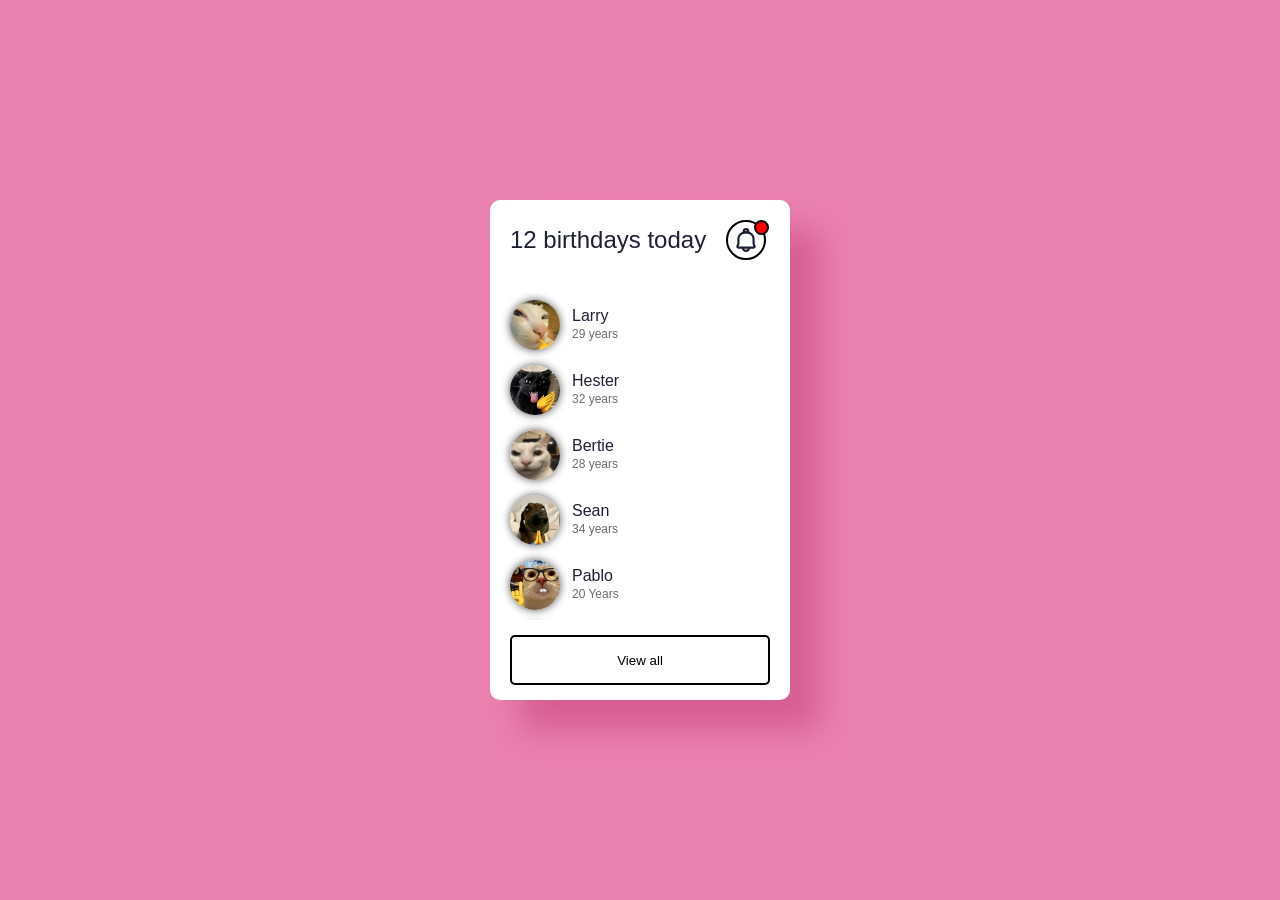
<file: Birthday-List/index.html>
<!doctype html>
<html lang="en">
  <head>
    <meta charset="UTF-8" />
    <meta name="viewport" content="width=device-width, initial-scale=1.0" />
    <title>Document</title>
    <link rel="stylesheet" href="/Birthday-List/style.css" />
    <script src="./script.js" defer></script>
  </head>
  <body>
    <main>
      <div class="birthday-list-card">
        <div class="birthday-list-count">
          <h2 class="heading">12 birthdays today</h2>
          <div class="icon">
            <svg
              xmlns="http://www.w3.org/2000/svg"
              xmlns:xlink="http://www.w3.org/1999/xlink"
              aria-hidden="true"
              role="img"
              width="26"
              height="26"
              viewBox="0 0 24 24"
              style="
                color: rgb(28, 32, 51);
                opacity: 1;
                transform: rotate(0deg);
              "
            >
              <g
                fill="none"
                stroke="currentColor"
                stroke-linecap="round"
                stroke-linejoin="round"
                stroke-width="2"
              >
                <path
                  d="M12.721 5.003L11.255 5c-3.344-.008-6.247 2.709-6.27 6v3.79c0 .79-.1 1.561-.531 2.218l-.287.438C3.73 18.11 4.2 19 4.985 19h14.03c.785 0 1.254-.89.818-1.554l-.287-.438c-.43-.657-.531-1.429-.531-2.219v-3.788c-.04-3.292-2.95-5.99-6.294-5.998M15 19a3 3 0 1 1-6 0"
                ></path>
                <path d="M12 2a2 2 0 0 1 2 2v1h-4V4a2 2 0 0 1 2-2"></path>
              </g>
            </svg>
          </div>
        </div>
        <div class="list-area">
          <ul>
            <li>
              <img src="/image-resources/shy-cat.jpg" alt="profile-0" />
              <div class="name-year">
                <p>Larry</p>
                <small>29 years</small>
              </div>
            </li>
            <li>
              <img src="/image-resources/cat.jpg" alt="profile-1" />
              <div class="name-year">
                <p>Hester</p>
                <small>32 years</small>
              </div>
            </li>
            <li>
              <img src="/image-resources/chad-cat.jpg" alt="profile-2" />
              <div class="name-year">
                <p>Bertie</p>
                <small>28 years</small>
              </div>
            </li>
            <li>
              <img src="/image-resources/dog.jpg" alt="profile-3" />
              <div class="name-year">
                <p>Sean</p>
                <small>34 years</small>
              </div>
            </li>
            <li>
              <img src="/image-resources/actually-cat.jpg" alt="profile-4" />
              <div class="name-year">
                <p>Pablo</p>
                <small>20 Years</small>
              </div>
            </li>
            <li>
              <img src="/image-resources/chad-second-cat.jpg" alt="profile-5" />
              <div class="name-year">
                <p>Carlos</p>
                <small>23 Years</small>
              </div>
            </li>
            <li>
              <img src="/image-resources/dout-cat.jpg" alt="profile-6" />
              <div class="name-year">
                <p>Vlasdimir</p>
                <small>28 Years</small>
              </div>
            </li>
            <li>
              <img src="/image-resources/my-pfp.jpg" alt="profile-7" />
              <div class="name-year">
                <p>Labubu</p>
                <small>24 Years</small>
              </div>
            </li>
            <li>
              <img src="/image-resources/self-pic-cat.jpg" alt="profile-8" />
              <div class="name-year">
                <p>Drog</p>
                <small>29 Years</small>
              </div>
            </li>
            <li>
              <img src="/image-resources/zoro-cat.jpg" alt="profile-9" />
              <div class="name-year">
                <p>Diego</p>
                <small>27 Years</small>
              </div>
            </li>
            <li>
              <img src="/image-resources/chad-cat.jpg" alt="profile-10" />
              <div class="name-year">
                <p>Walsh</p>
                <small>29 Years</small>
              </div>
            </li>
            <li>
              <img src="/image-resources/dog.jpg" alt="profile-11" />
              <div class="name-year">
                <p>Jonathan</p>
                <small>19 Years</small>
              </div>
            </li>
          </ul>
        </div>
        <div class="btn-area">
          <button class="view-all-btn">View all</button>
        </div>
      </div>
    </main>
  </body>
</html>
</file>
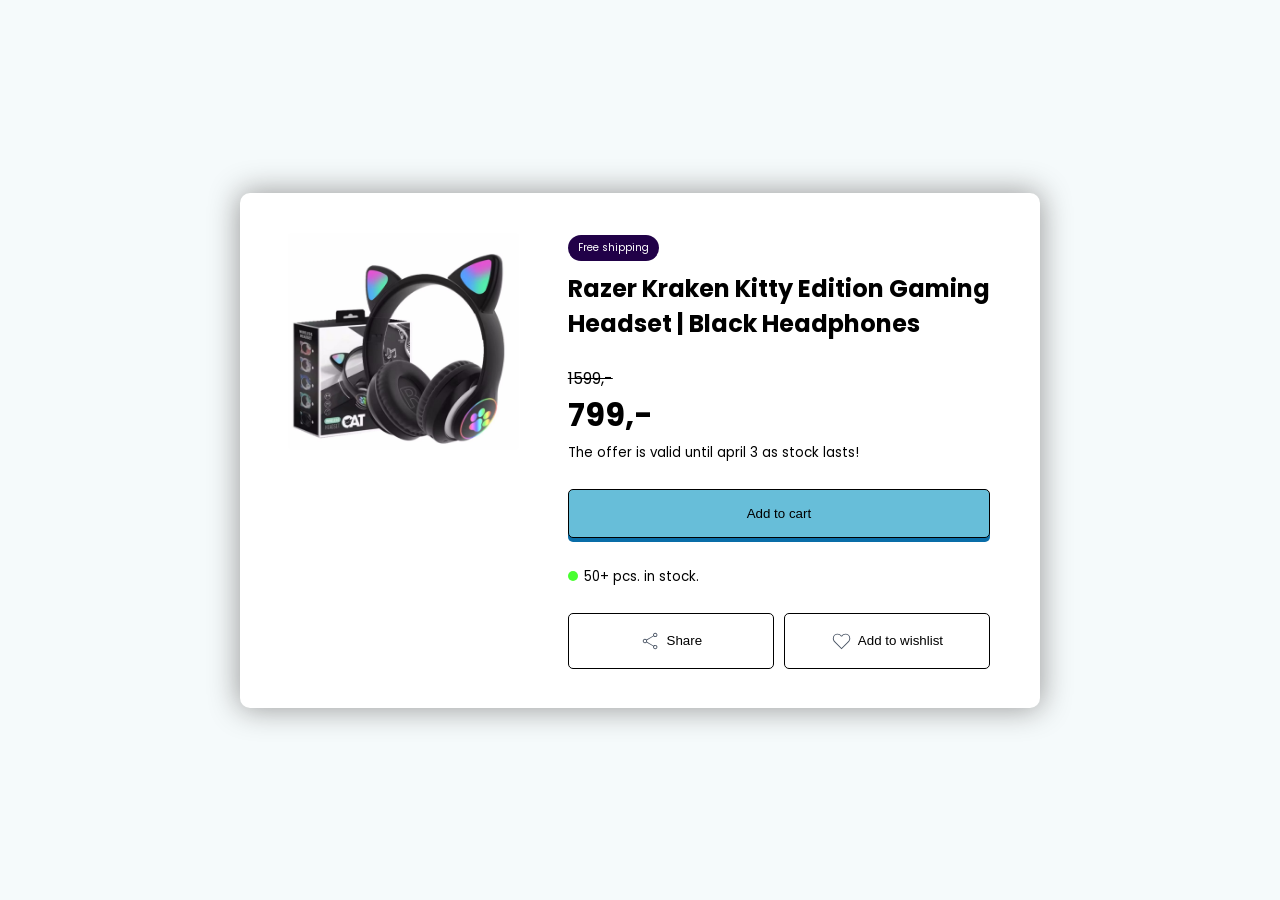
<file: Cart-Item/index.html>
<!doctype html>
<html lang="en">
  <head>
    <meta charset="UTF-8" />
    <meta name="viewport" content="width=device-width, initial-scale=1.0" />
    <title>Cart item</title>
    <link rel="preconnect" href="https://fonts.googleapis.com" />
    <link rel="preconnect" href="https://fonts.gstatic.com" crossorigin />
    <link
      href="https://fonts.googleapis.com/css2?family=Poppins:ital,wght@0,100;0,200;0,300;0,400;0,500;0,600;0,700;0,800;0,900;1,100;1,200;1,300;1,400;1,500;1,600;1,700;1,800;1,900&display=swap"
      rel="stylesheet"
    />
    <link rel="stylesheet" href="/Cart-Item/style.css" />
  </head>
  <body>
    <main>
      <div class="cart-item">
        <div class="image-side">
          <img
            src="/image-resources/cat-ear-headphone.jpg"
            alt="cat image"
            class="image-area"
          />
        </div>
        <div class="info-side">
          <p id="tag">Free shipping</p>
          <h2>Razer Kraken Kitty Edition Gaming Headset | Black Headphones</h2>
          <p id="old-price">1599,-</p>
          <h1 id="current-price">799,-</h1>
          <small>The offer is valid until april 3 as stock lasts!</small>
          <br />
          <div class="add-to-cart-btn-area">
            <button id="add-to-cart-btn">Add to cart</button>
          </div>

          <small id="small-ball"> 50+ pcs. in stock.</small>
          <div class="btn-area">
            <button>
              <svg
                xmlns="http://www.w3.org/2000/svg"
                xmlns:xlink="http://www.w3.org/1999/xlink"
                aria-hidden="true"
                role="img"
                width="22"
                height="22"
                viewBox="0 0 24 24"
                style="
                  color: rgb(74, 85, 101);
                  opacity: 1;
                  transform: rotate(0deg);
                "
              >
                <path
                  fill="currentColor"
                  d="M16.61 21q-.994 0-1.687-.695q-.692-.696-.692-1.69q0-.15.132-.757l-7.197-4.273q-.324.374-.793.587t-1.007.213q-.986 0-1.676-.702T3 12t.69-1.683t1.676-.702q.537 0 1.007.213t.793.588l7.198-4.255q-.07-.194-.101-.385q-.032-.192-.032-.392q0-.993.697-1.689Q15.625 3 16.62 3t1.688.697T19 5.389t-.695 1.688t-1.69.692q-.542 0-1-.222t-.78-.597l-7.199 4.273q.07.194.101.386q.032.191.032.391t-.032.391t-.1.386l7.198 4.273q.323-.375.78-.597q.458-.222 1-.222q.994 0 1.69.696q.695.698.695 1.693t-.697 1.688t-1.692.692m.004-1q.589 0 .987-.398t.398-.986t-.398-.987t-.986-.398t-.987.398t-.398.986t.398.987t.987.398m-11.25-6.616q.596 0 1-.402q.403-.403.403-.982t-.403-.982t-1-.403q-.581 0-.973.403Q4 11.421 4 12t.393.982t.973.403M17.597 6.37Q18 5.973 18 5.384q0-.588-.398-.986T16.616 4t-.987.398t-.398.987t.403.986t.982.398t.981-.398m-.981-.987"
                ></path></svg
              >Share
            </button>
            <button>
              <svg
                xmlns="http://www.w3.org/2000/svg"
                xmlns:xlink="http://www.w3.org/1999/xlink"
                aria-hidden="true"
                role="img"
                width="22"
                height="22"
                viewBox="0 0 24 24"
                style="
                  color: rgb(74, 85, 101);
                  opacity: 1;
                  transform: rotate(0deg);
                "
              >
                <path
                  fill="currentColor"
                  d="M4.24 12.25a4.2 4.2 0 0 1-1.24-3A4.25 4.25 0 0 1 7.25 5c1.58 0 2.96.86 3.69 2.14h1.12A4.24 4.24 0 0 1 15.75 5A4.25 4.25 0 0 1 20 9.25c0 1.17-.5 2.25-1.24 3L11.5 19.5zm15.22.71C20.41 12 21 10.7 21 9.25A5.25 5.25 0 0 0 15.75 4c-1.75 0-3.3.85-4.25 2.17A5.22 5.22 0 0 0 7.25 4A5.25 5.25 0 0 0 2 9.25c0 1.45.59 2.75 1.54 3.71l7.96 7.96z"
                ></path></svg
              >Add to wishlist
            </button>
          </div>
        </div>
      </div>
    </main>
  </body>
</html>
</file>
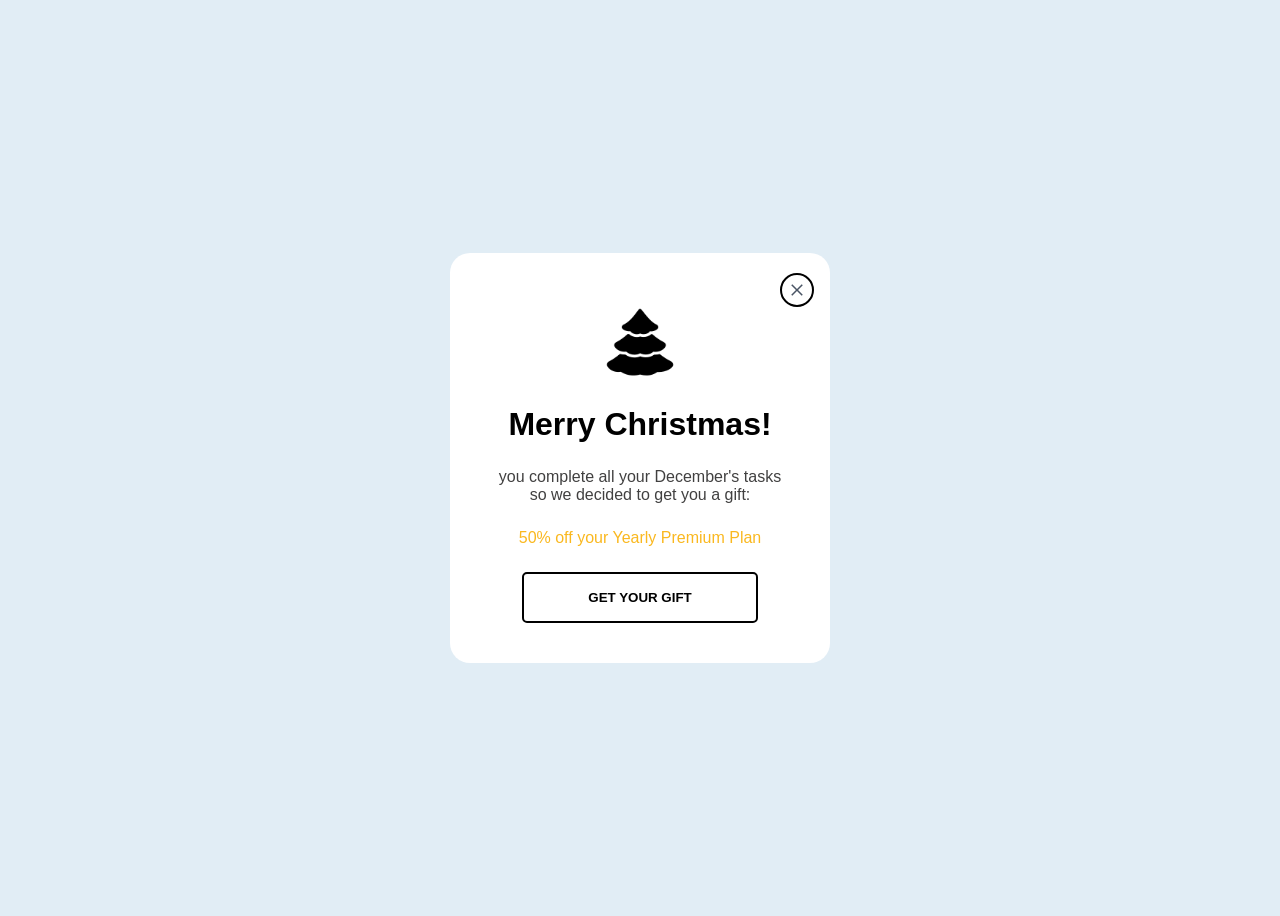
<file: Christmas-Promo/index.html>
<!doctype html>
<html lang="en">
  <head>
    <meta charset="UTF-8" />
    <meta name="viewport" content="width=device-width, initial-scale=1.0" />
    <title>Christmas Promo</title>
    <link rel="stylesheet" href="/Christmas-Promo/style.css" />
  </head>
  <body>
    <main>
      <button id="cancel-btn">
        <svg
          xmlns="http://www.w3.org/2000/svg"
          xmlns:xlink="http://www.w3.org/1999/xlink"
          aria-hidden="true"
          role="img"
          width="18"
          height="18"
          viewBox="0 0 512 512"
          style="color: rgb(74, 85, 101); opacity: 1; transform: rotate(0deg)"
        >
          <path
            fill="currentColor"
            fill-rule="evenodd"
            d="M420.48 121.813L390.187 91.52L256 225.92L121.813 91.52L91.52 121.813L225.92 256L91.52 390.187l30.293 30.293L256 286.08l134.187 134.4l30.293-30.293L286.08 256z"
          ></path>
        </svg>
      </button>
      <img src="/image-resources/tree-icon.png.png" alt="Christmas Tree" />
      <h1>Merry Christmas!</h1>
      <p>
        you complete all your December's tasks <br />
        so we decided to get you a gift:
      </p>

      <p id="offer-text">50% off your Yearly Premium Plan</p>
      <button id="get-gift-btn">GET YOUR GIFT</button>
    </main>
  </body>
</html>
</file>
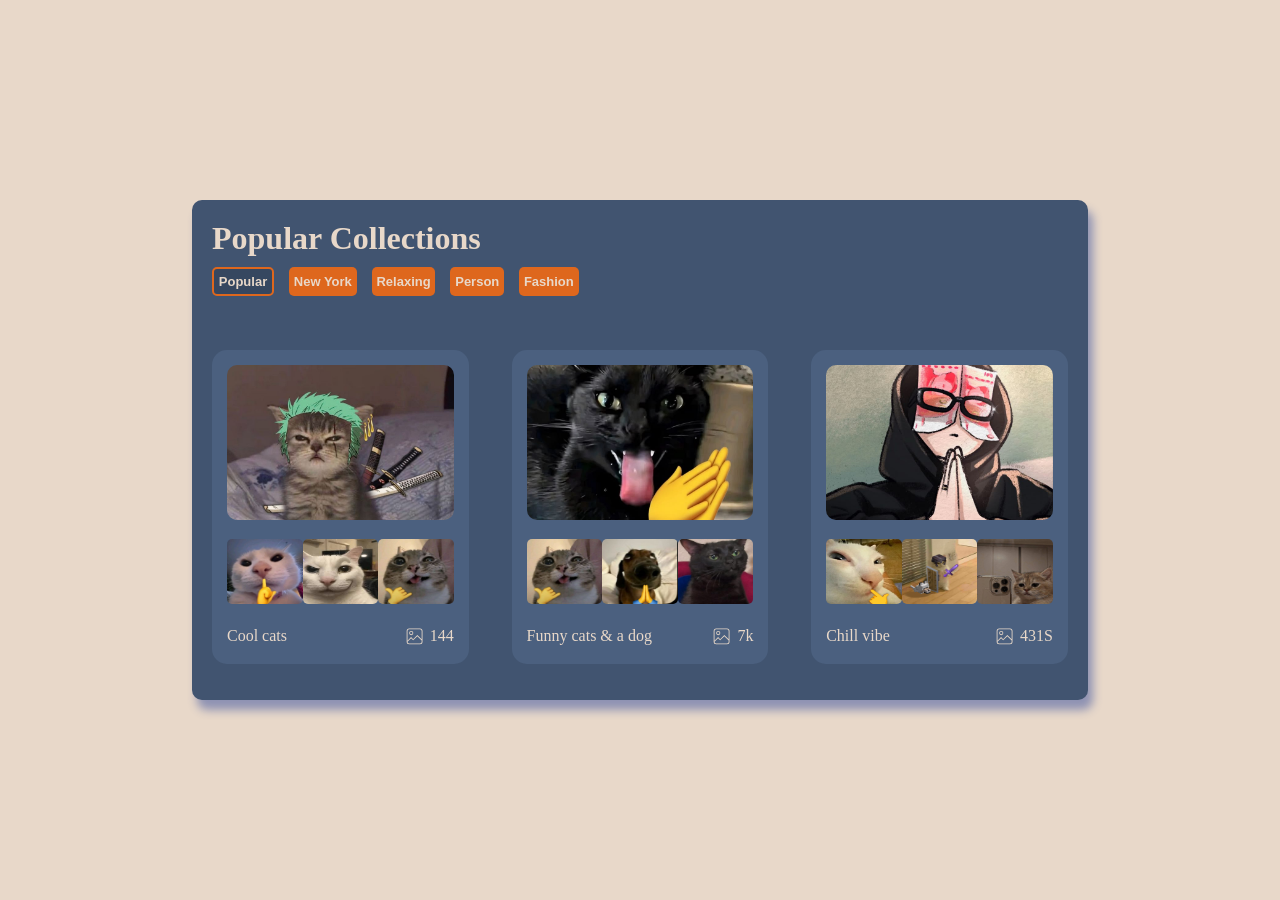
<file: Collections-List/index.html>
<!doctype html>
<html lang="en">
  <head>
    <meta charset="UTF-8" />
    <meta name="viewport" content="width=device-width, initial-scale=1.0" />
    <title>Collections List</title>
    <link rel="stylesheet" href="./style.css" />
    <script src="./script.js" defer></script>
  </head>
  <body>
    <main class="collections-list-box">
      <h1>Popular Collections</h1>
      <div class="collection-category">
        <p class="category-btn active">Popular</p>
        <p class="category-btn">New York</p>
        <p class="category-btn">Relaxing</p>
        <p class="category-btn">Person</p>
        <p class="category-btn">Fashion</p>
      </div>
      <div class="pics-area">
        <div class="photo-collection">
          <div class="image-area">
            <img
              src="/image-resources/zoro-cat.jpg"
              alt="set-1-photo-1"
              class="header-pic"
            />
          </div>
          <div class="small-photo-collection">
            <img
              src="/image-resources/chad-second-cat.jpg"
              alt="set-1-photo-2"
            />
            <img src="/image-resources/chad-cat.jpg" alt="set-1-photo-3" />
            <img src="/image-resources/chill-cat.jpg" alt="set-1-photo-4" />
          </div>
          <div class="text-area">
            <p>Cool cats</p>
            <div class="icon-img-count">
              <svg
                xmlns="http://www.w3.org/2000/svg"
                xmlns:xlink="http://www.w3.org/1999/xlink"
                aria-hidden="true"
                role="img"
                width="20"
                height="20"
                viewBox="0 0 24 24"
                style="color: #e8d8c9; opacity: 1; transform: rotate(0deg)"
              >
                <path
                  fill="currentColor"
                  d="M5 3h13a3 3 0 0 1 3 3v13a3 3 0 0 1-3 3H5a3 3 0 0 1-3-3V6a3 3 0 0 1 3-3m0 1a2 2 0 0 0-2 2v11.59l4.29-4.3l2.5 2.5l5-5L20 16V6a2 2 0 0 0-2-2zm4.79 13.21l-2.5-2.5L3 19a2 2 0 0 0 2 2h13a2 2 0 0 0 2-2v-1.59l-5.21-5.2zM7.5 6A2.5 2.5 0 0 1 10 8.5A2.5 2.5 0 0 1 7.5 11A2.5 2.5 0 0 1 5 8.5A2.5 2.5 0 0 1 7.5 6m0 1A1.5 1.5 0 0 0 6 8.5A1.5 1.5 0 0 0 7.5 10A1.5 1.5 0 0 0 9 8.5A1.5 1.5 0 0 0 7.5 7"
                ></path>
              </svg>
              <p>144</p>
            </div>
          </div>
        </div>

        <div class="photo-collection">
          <div class="image-area">
            <img
              src="/image-resources/cat.jpg"
              alt="set-2-photo-1"
              class="header-pic"
            />
          </div>
          <div class="small-photo-collection">
            <img src="/image-resources/chill-cat.jpg" alt="set-2-photo-2" />
            <img src="/image-resources/dog.jpg" alt="set-2-photo-3" />
            <img src="/image-resources/dout-cat.jpg" alt="set-2-photo-4" />
          </div>
          <div class="text-area">
            <p>Funny cats & a dog</p>
            <div class="icon-img-count">
              <svg
                xmlns="http://www.w3.org/2000/svg"
                xmlns:xlink="http://www.w3.org/1999/xlink"
                aria-hidden="true"
                role="img"
                width="20"
                height="20"
                viewBox="0 0 24 24"
                style="color: #e8d8c9; opacity: 1; transform: rotate(0deg)"
              >
                <path
                  fill="currentColor"
                  d="M5 3h13a3 3 0 0 1 3 3v13a3 3 0 0 1-3 3H5a3 3 0 0 1-3-3V6a3 3 0 0 1 3-3m0 1a2 2 0 0 0-2 2v11.59l4.29-4.3l2.5 2.5l5-5L20 16V6a2 2 0 0 0-2-2zm4.79 13.21l-2.5-2.5L3 19a2 2 0 0 0 2 2h13a2 2 0 0 0 2-2v-1.59l-5.21-5.2zM7.5 6A2.5 2.5 0 0 1 10 8.5A2.5 2.5 0 0 1 7.5 11A2.5 2.5 0 0 1 5 8.5A2.5 2.5 0 0 1 7.5 6m0 1A1.5 1.5 0 0 0 6 8.5A1.5 1.5 0 0 0 7.5 10A1.5 1.5 0 0 0 9 8.5A1.5 1.5 0 0 0 7.5 7"
                ></path>
              </svg>
              <p>7k</p>
            </div>
          </div>
        </div>

        <div class="photo-collection">
          <div class="image-area">
            <img
              src="/image-resources/my-pfp.jpg"
              alt="set-3-photo-1"
              class="header-pic"
            />
          </div>
          <div class="small-photo-collection">
            <img src="/image-resources/shy-cat.jpg" alt="set-3-photo-2" />
            <img src="/image-resources/mincreft-cat.jpg" alt="set-3-photo-3" />
            <img src="/image-resources/self-pic-cat.jpg" alt="set-3-photo-4" />
          </div>
          <div class="text-area">
            <p>Chill vibe</p>
            <div class="icon-img-count">
              <svg
                xmlns="http://www.w3.org/2000/svg"
                xmlns:xlink="http://www.w3.org/1999/xlink"
                aria-hidden="true"
                role="img"
                width="20"
                height="20"
                viewBox="0 0 24 24"
                style="color: #e8d8c9; opacity: 1; transform: rotate(0deg)"
              >
                <path
                  fill="currentColor"
                  S
                  d="M5 3h13a3 3 0 0 1 3 3v13a3 3 0 0 1-3 3H5a3 3 0 0 1-3-3V6a3 3 0 0 1 3-3m0 1a2 2 0 0 0-2 2v11.59l4.29-4.3l2.5 2.5l5-5L20 16V6a2 2 0 0 0-2-2zm4.79 13.21l-2.5-2.5L3 19a2 2 0 0 0 2 2h13a2 2 0 0 0 2-2v-1.59l-5.21-5.2zM7.5 6A2.5 2.5 0 0 1 10 8.5A2.5 2.5 0 0 1 7.5 11A2.5 2.5 0 0 1 5 8.5A2.5 2.5 0 0 1 7.5 6m0 1A1.5 1.5 0 0 0 6 8.5A1.5 1.5 0 0 0 7.5 10A1.5 1.5 0 0 0 9 8.5A1.5 1.5 0 0 0 7.5 7"
                ></path>
              </svg>
              <p>431S</p>
            </div>
          </div>
        </div>
      </div>
    </main>
  </body>
</html>
</file>
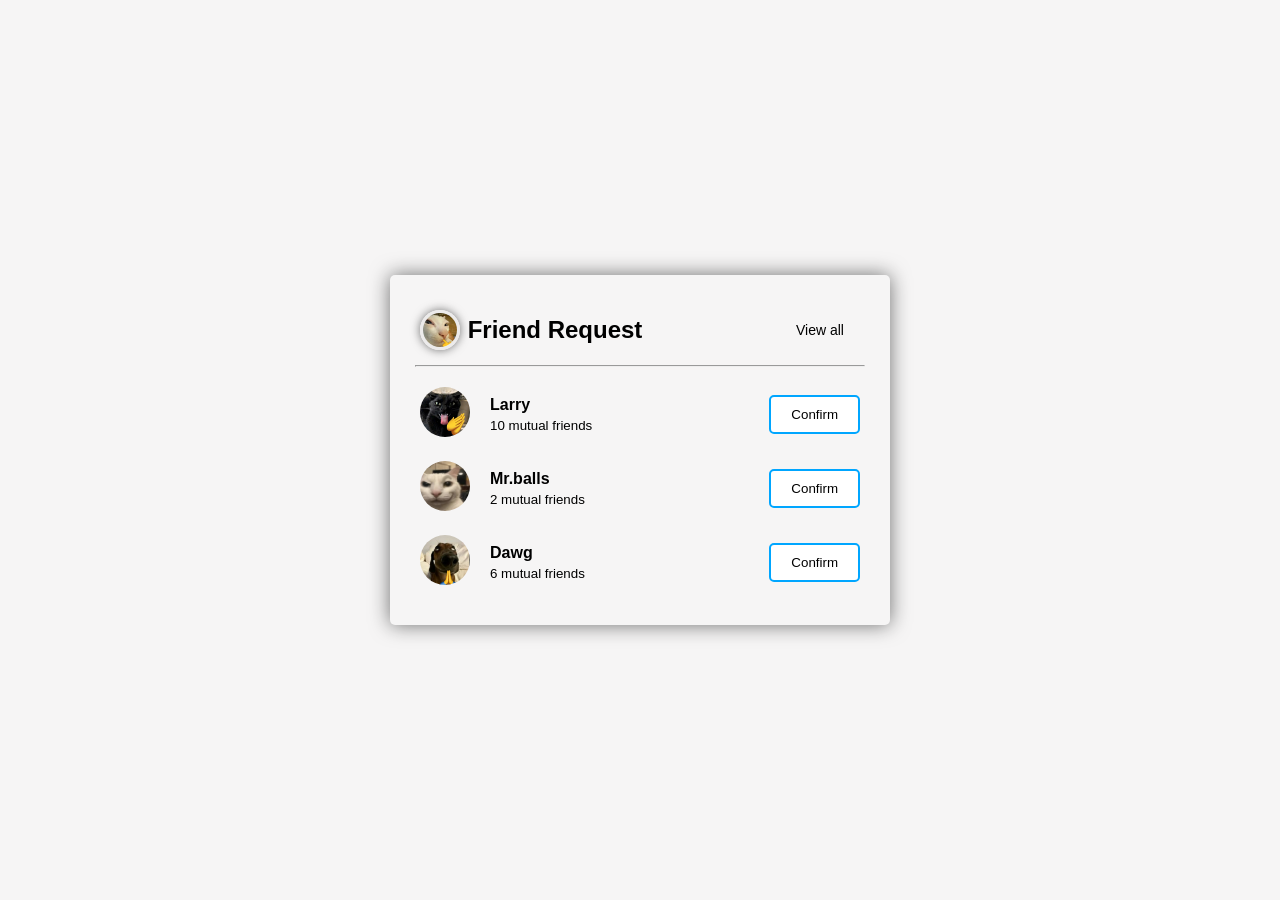
<file: Friend-Request/index.html>
<!doctype html>
<html lang="en">
  <head>
    <meta charset="UTF-8" />
    <meta name="viewport" content="width=device-width, initial-scale=1.0" />
    <title>Friend Request Page</title>
    <link rel="stylesheet" href="/Friend-Request/style.css" />
  </head>
  <body>
    <main>
      <div class="friend-request-card">
        <div class="top-header">
          <img src="/image-resources/shy-cat.jpg" alt="profile pic" />
          <h2>Friend Request</h2>
          <button class="view-all-btn">
            <p>View all</p>
          </button>
        </div>
        <hr />
        <div class="request-list-area">
          <ul class="profile-list">
            <li class="profile-list-item">
              <div class="request-profile-image">
                <img src="/image-resources/cat.jpg" alt="profile-1" />
              </div>
              <div class="profile-name">
                <p>Larry</p>
                <small>10 mutual friends</small>
              </div>
              <button class="request-accept-btn">Confirm</button>
            </li>
            <li class="profile-list-item">
              <div class="request-profile-image">
                <img src="/image-resources/chad-cat.jpg" alt="profile-2" />
              </div>
              <div class="profile-name">
                <p>Mr.balls</p>
                <small>2 mutual friends</small>
              </div>
              <button class="request-accept-btn">Confirm</button>
            </li>
            <li class="profile-list-item">
              <div class="request-profile-image">
                <img src="/image-resources/dog.jpg" alt="profile-3" />
              </div>
              <div class="profile-name">
                <p>Dawg</p>
                <small>6 mutual friends</small>
              </div>
              <button class="request-accept-btn">Confirm</button>
            </li>
          </ul>
        </div>
      </div>
    </main>
  </body>
</html>
</file>
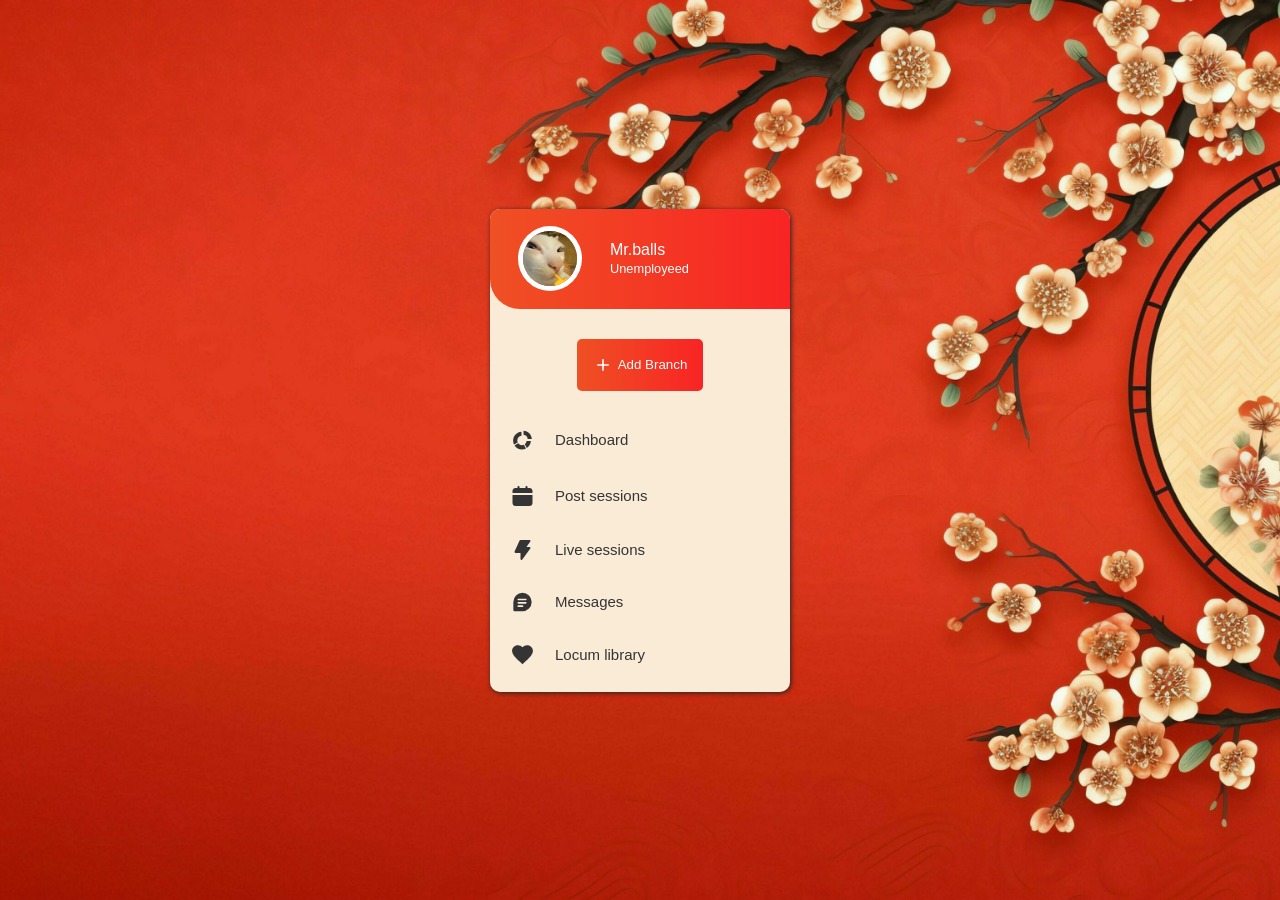
<file: Mobile-Menu/index.html>
<!doctype html>
<html lang="en">
  <head>
    <meta charset="UTF-8" />
    <meta name="viewport" content="width=device-width, initial-scale=1.0" />
    <title>Mobile Menu</title>
    <link rel="stylesheet" href="/Mobile-Menu/style.css" />
  </head>
  <body>
    <div class="main-menu">
      <div class="personal-info">
        <div id="pfp">
          <img src="/image-resources/shy-cat.jpg" alt="cat-pfp" id="cat-pfp" />
        </div>
        <div id="info">
          <p class="info-text-1">Mr.balls</p>
          <p class="info-text-2">Unemployeed</p>
        </div>
      </div>
      <div class="btn">
        <button>
          <svg
            xmlns="http://www.w3.org/2000/svg"
            xmlns:xlink="http://www.w3.org/1999/xlink"
            aria-hidden="true"
            role="img"
            width="20"
            height="20"
            viewBox="0 0 24 24"
            transform: rotate(0deg)"
          >
            <path
              fill="currentColor"
              d="M19 13h-6v6h-2v-6H5v-2h6V5h2v6h6z"
            ></path>
          </svg>
          <span>Add Branch</span>
        </button>
      </div>
      <div class="content-container">
        <div class="items">
          <svg
            xmlns="http://www.w3.org/2000/svg"
            xmlns:xlink="http://www.w3.org/1999/xlink"
            aria-hidden="true"
            role="img"
            width="25"
            height="28"
            viewBox="0 0 24 24"
          >
            <path
              fill="currentColor"
              d="m16.18 19.6l-2.01-3.48c.98-.72 1.66-1.84 1.8-3.12H20a8.55 8.55 0 0 1-3.82 6.6M13 7.03V3c4.3.26 7.74 3.7 8 8h-4.03A4.49 4.49 0 0 0 13 7.03M7 12.5c0 .64.13 1.25.38 1.8L3.9 16.31A8.4 8.4 0 0 1 3 12.5C3 7.97 6.54 4.27 11 4v4.03c-2.25.25-4 2.15-4 4.47m4.5 8.5c-2.97 0-5.58-1.5-7.1-3.82l3.48-2.01A4.47 4.47 0 0 0 11.5 17c.64 0 1.25-.13 1.8-.38l2.01 3.48c-1.15.58-2.44.9-3.81.9"
            ></path>
          </svg>
          <p>Dashboard</p>
        </div>
        <div class="items">
          <svg
            xmlns="http://www.w3.org/2000/svg"
            xmlns:xlink="http://www.w3.org/1999/xlink"
            aria-hidden="true"
            role="img"
            width="25"
            height="24"
            viewBox="0 0 24 24"
          >
            <path
              fill="currentColor"
              d="M2 19c0 1.7 1.3 3 3 3h14c1.7 0 3-1.3 3-3v-8H2zM19 4h-2V3c0-.6-.4-1-1-1s-1 .4-1 1v1H9V3c0-.6-.4-1-1-1s-1 .4-1 1v1H5C3.3 4 2 5.3 2 7v2h20V7c0-1.7-1.3-3-3-3"
            ></path>
          </svg>
          <p>Post sessions</p>
        </div>
        <div class="items">
          <svg
            xmlns="http://www.w3.org/2000/svg"
            xmlns:xlink="http://www.w3.org/1999/xlink"
            aria-hidden="true"
            role="img"
            width="25"
            height="24"
            viewBox="0 0 24 24"
          >
            <path
              fill="currentColor"
              d="M19.89 2.54A1 1 0 0 0 19 2h-9c-.39 0-.75.23-.91.59l-5 11c-.14.31-.11.67.07.96s.5.46.84.46h5v6a1 1 0 0 0 1 1c.31 0 .62-.15.81-.41l8-11a1 1 0 0 0 .08-1.04a.99.99 0 0 0-.89-.55h-3.06l3.87-5.42a1 1 0 0 0 .08-1.04Z"
            ></path>
          </svg>
          <p>Live sessions</p>
        </div>
        <div class="items">
          <svg
            xmlns="http://www.w3.org/2000/svg"
            xmlns:xlink="http://www.w3.org/1999/xlink"
            aria-hidden="true"
            role="img"
            width="25"
            height="20"
            viewBox="0 0 48 48"
          >
            <defs>
              <mask id="iconifyReact4032">
                <g
                  fill="none"
                  stroke-linecap="round"
                  stroke-linejoin="round"
                  stroke-width="4"
                >
                  <path
                    fill="#fff"
                    stroke="#fff"
                    d="M44 24c0 11.046-8.954 20-20 20H4V24C4 12.954 12.954 4 24 4s20 8.954 20 20"
                  ></path>
                  <path stroke="#000" d="M14 18h18m-18 8h18m-18 8h10"></path>
                </g>
              </mask>
            </defs>
            <path
              fill="currentColor"
              d="M0 0h48v48H0z"
              mask="url(#iconifyReact4032)"
            ></path>
          </svg>
          <p>Messages</p>
        </div>
        <div class="items">
          <svg
            xmlns="http://www.w3.org/2000/svg"
            xmlns:xlink="http://www.w3.org/1999/xlink"
            aria-hidden="true"
            role="img"
            width="25"
            height="25"
            viewBox="0 0 24 24"
          >
            <path
              fill="currentColor"
              d="m12 21.35l-1.45-1.32C5.4 15.36 2 12.27 2 8.5C2 5.41 4.42 3 7.5 3c1.74 0 3.41.81 4.5 2.08C13.09 3.81 14.76 3 16.5 3C19.58 3 22 5.41 22 8.5c0 3.77-3.4 6.86-8.55 11.53z"
            ></path>
          </svg>
          <p>Locum library</p>
        </div>
      </div>
    </div>
  </body>
</html>
</file>
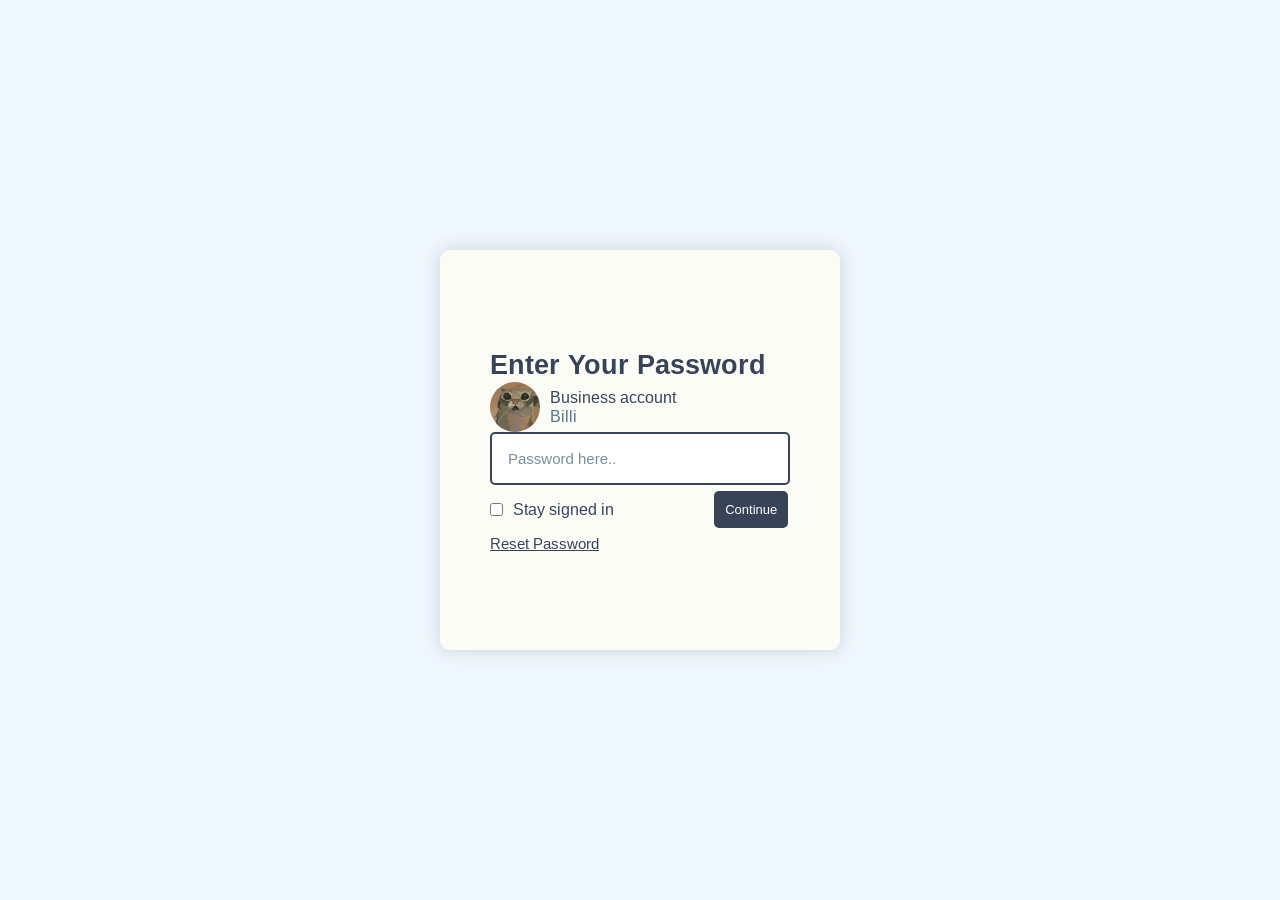
<file: Password-Field/index.html>
<!doctype html>
<html lang="en">
  <head>
    <meta charset="UTF-8" />
    <meta name="viewport" content="width=device-width, initial-scale=1.0" />
    <title>Password Field</title>
    <link rel="stylesheet" href="./style.css" />
    <link rel="preconnect" href="https://fonts.googleapis.com" />
    <link rel="preconnect" href="https://fonts.gstatic.com" crossorigin />
    <link
      href="https://fonts.googleapis.com/css2?family=Arimo:ital,wght@0,400..700;1,400..700&family=Noto+Sans:ital,wght@0,100..900;1,100..900&family=Poppins:ital,wght@0,100;0,200;0,300;0,400;0,500;0,600;0,700;0,800;0,900;1,100;1,200;1,300;1,400;1,500;1,600;1,700;1,800;1,900&family=Roboto+Condensed:ital,wght@0,100..900;1,100..900&display=swap"
      rel="stylesheet"
    />
  </head>
  <body>
    <main>
      <h1 class="ask-for-password">Enter Your Password</h1>
      <div class="profile-area">
        <img src="/image-resources/stupid-cat.jpg" alt="profile-pic" />
        <div class="info">
          <span class="account-type">Business account</span>
          <p class="name">Billi</p>
        </div>
      </div>
      <input class="password-field" placeholder="Password here.." />
      <div class="btns-area">
        <input type="checkbox" id="toggle" />
        <span>Stay signed in</span>
        <button>Continue</button>
      </div>
      <a href="">Reset Password</a>
    </main>
  </body>
</html>
</file>
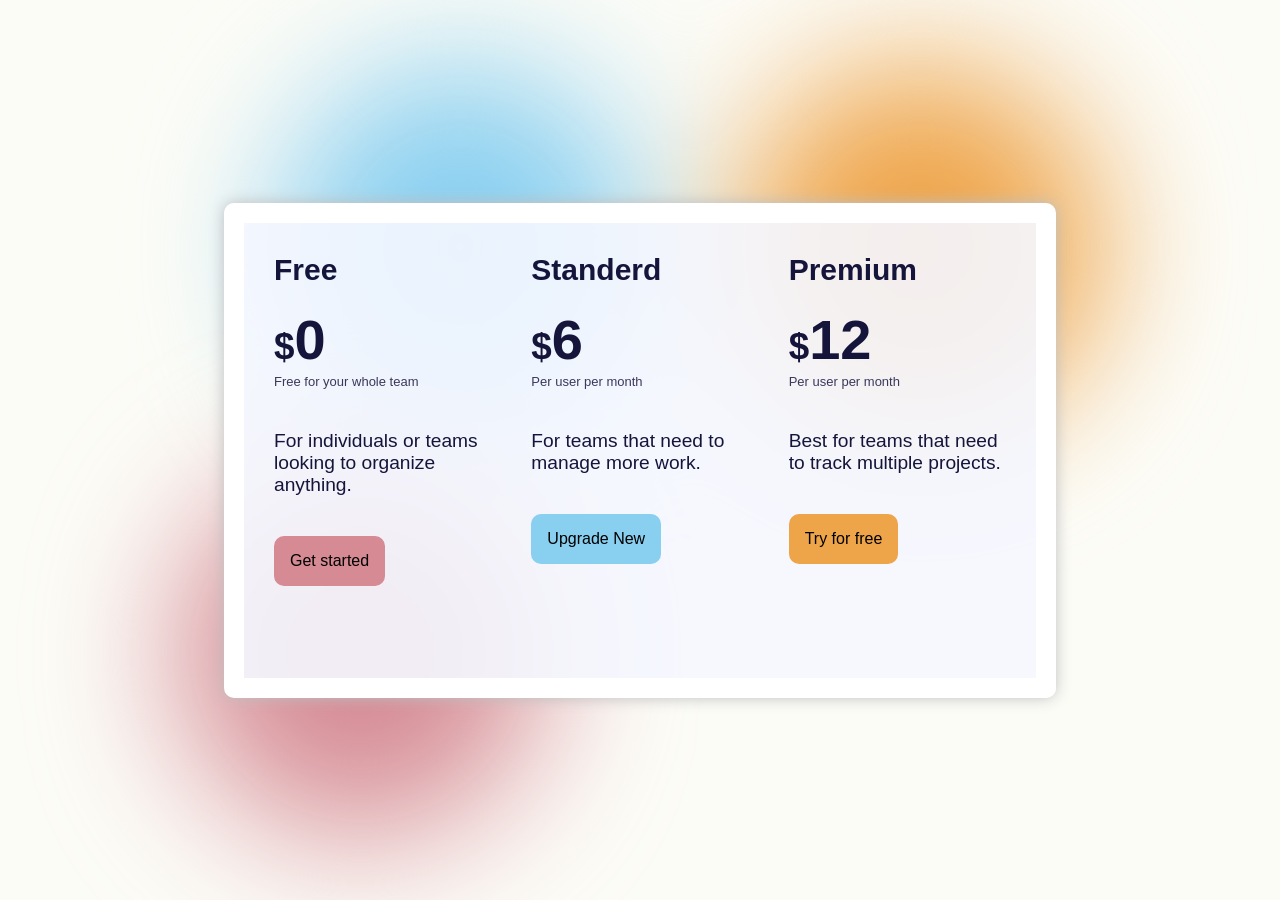
<file: Pricing-Table/index.html>
<!doctype html>
<html lang="en">
  <head>
    <meta charset="UTF-8" />
    <meta name="viewport" content="width=device-width, initial-scale=1.0" />
    <title>Pricing Table</title>
    <link rel="stylesheet" href="./style.css" />
  </head>
  <body>
    <div class="background-elements">
      <div class="top-row">
        <div class="blue-ball"></div>
        <div class="yellow-ball"></div>
      </div>
      <div class="bottom-row">
        <div class="pink-ball"></div>
        <div class="blank"></div>
      </div>
    </div>
    <main>
      <div class="monthly-plan">
        <h1 class="price-plan-type">Free</h1>

        <h2><span class="dollar-sign">$</span>0</h2>

        <span class="plan-description">Free for your whole team</span>

        <p class="best-suited-for">
          For individuals or teams looking to organize anything.
        </p>

        <button class="action-btn free">Get started</button>
      </div>

      <div class="monthly-plan">
        <h1 class="price-plan-type">Standerd</h1>

        <h2><span class="dollar-sign">$</span>6</h2>

        <span class="plan-description">Per user per month</span>

        <p class="best-suited-for">For teams that need to manage more work.</p>

        <button class="action-btn standard">Upgrade New</button>
      </div>

      <div class="monthly-plan">
        <h1 class="price-plan-type">Premium</h1>

        <h2><span class="dollar-sign">$</span>12</h2>

        <span class="plan-description">Per user per month</span>

        <p class="best-suited-for">
          Best for teams that need to track multiple projects.
        </p>

        <button class="action-btn premium">Try for free</button>
      </div>
    </main>
  </body>
</html>
</file>
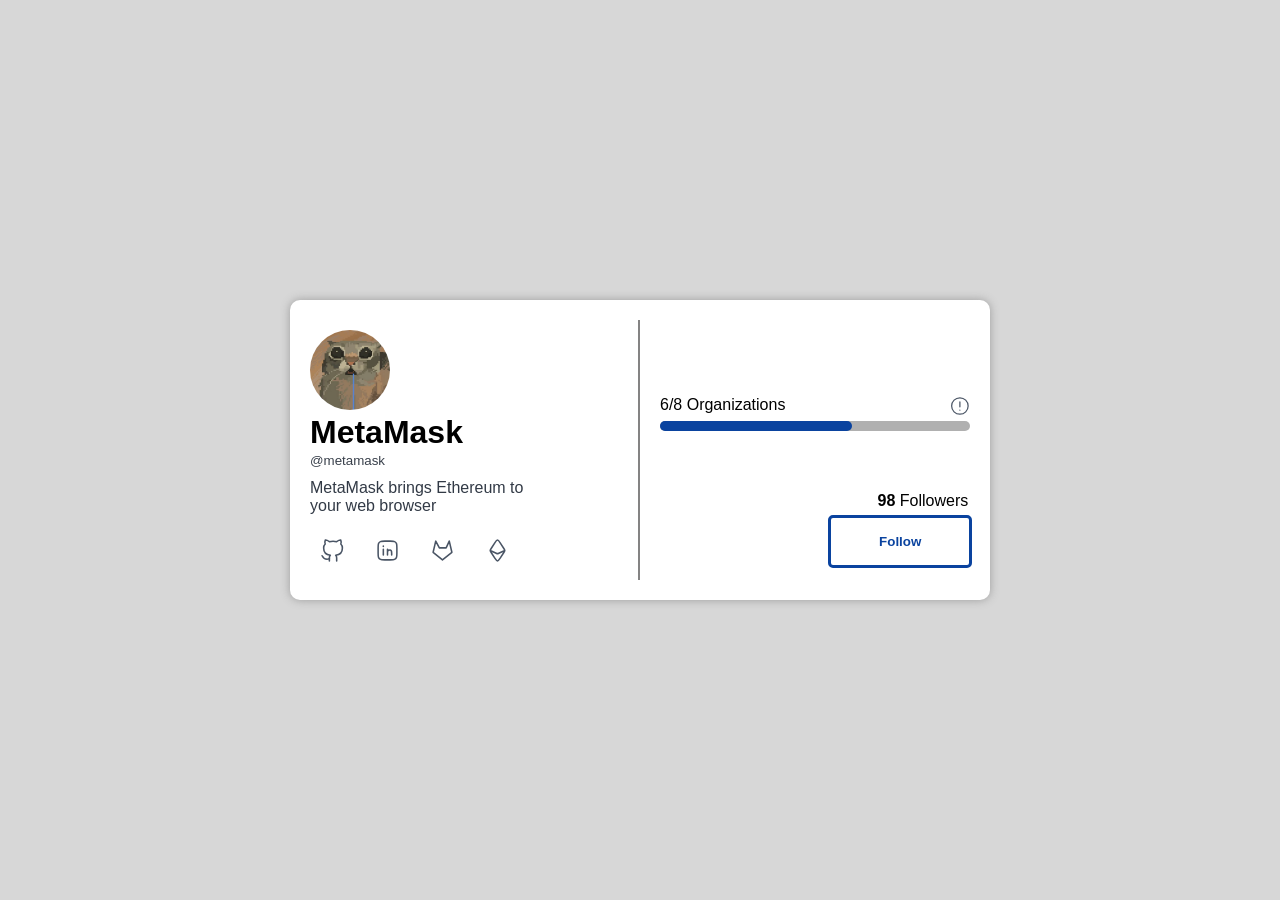
<file: Profile-Header/index.html>
<!doctype html>
<html lang="en">
  <head>
    <meta charset="UTF-8" />
    <meta name="viewport" content="width=device-width, initial-scale=1.0" />
    <title>Profile Header</title>
    <link rel="stylesheet" href="/Profile-Header/style.css" />
    <script src="./script.js" defer></script>
  </head>
  <body>
    <main class="profile-header-card">
      <div class="profile-bio">
        <img
          src="/image-resources/stupid-cat.jpg"
          alt="cat-pfp"
          class="profile-image"
        />
        <h1>MetaMask</h1>
        <small>@metamask</small>
        <p>
          MetaMask brings Ethereum to <br />
          your web browser
        </p>
        <div class="social-links">
          <div class="social-links-icon">
            <svg
              xmlns="http://www.w3.org/2000/svg"
              xmlns:xlink="http://www.w3.org/1999/xlink"
              aria-hidden="true"
              role="img"
              width="25"
              height="25"
              viewBox="0 0 24 24"
              style="
                color: rgb(74, 85, 101);
                opacity: 1;
                transform: rotate(0deg);
              "
            >
              <g
                fill="none"
                stroke="currentColor"
                stroke-linecap="round"
                stroke-linejoin="round"
                stroke-width="1.5"
              >
                <path
                  d="M16 22.027v-2.87a3.37 3.37 0 0 0-.94-2.61c3.14-.35 6.44-1.54 6.44-7a5.44 5.44 0 0 0-1.5-3.75a5.07 5.07 0 0 0-.09-3.77s-1.18-.35-3.91 1.48a13.4 13.4 0 0 0-7 0c-2.73-1.83-3.91-1.48-3.91-1.48A5.07 5.07 0 0 0 5 5.797a5.44 5.44 0 0 0-1.5 3.78c0 5.42 3.3 6.61 6.44 7a3.37 3.37 0 0 0-.94 2.58v2.87"
                ></path>
                <path d="M9 20.027c-3 .973-5.5 0-7-3"></path>
              </g>
            </svg>
          </div>
          <div class="social-links-icon">
            <svg
              xmlns="http://www.w3.org/2000/svg"
              xmlns:xlink="http://www.w3.org/1999/xlink"
              aria-hidden="true"
              role="img"
              width="25"
              height="25"
              viewBox="0 0 24 24"
              style="
                color: rgb(74, 85, 101);
                opacity: 1;
                transform: rotate(0deg);
              "
            >
              <g
                fill="none"
                stroke="currentColor"
                stroke-linecap="round"
                stroke-linejoin="round"
                stroke-width="1.5"
              >
                <path
                  d="M3 9.4c0-2.24 0-3.36.436-4.216a4 4 0 0 1 1.748-1.748C6.04 3 7.16 3 9.4 3h5.2c2.24 0 3.36 0 4.216.436a4 4 0 0 1 1.748 1.748C21 6.04 21 7.16 21 9.4v5.2c0 2.24 0 3.36-.436 4.216a4 4 0 0 1-1.748 1.748C17.96 21 16.84 21 14.6 21H9.4c-2.24 0-3.36 0-4.216-.436a4 4 0 0 1-1.748-1.748C3 17.96 3 16.84 3 14.6zm5-1.775v.5"
                ></path>
                <path
                  d="M8 16.375V10.75m4 5.625V13.5m0 0v-2.75m0 2.75c0-1.288 1.222-2 2.4-2c1.6 0 1.6 1.375 1.6 2.875v2"
                ></path>
              </g>
            </svg>
          </div>
          <div class="social-links-icon">
            <svg
              xmlns="http://www.w3.org/2000/svg"
              xmlns:xlink="http://www.w3.org/1999/xlink"
              aria-hidden="true"
              role="img"
              width="25"
              height="25"
              viewBox="0 0 24 24"
              style="
                color: rgb(74, 85, 101);
                opacity: 1;
                transform: rotate(0deg);
              "
            >
              <path
                fill="none"
                stroke="currentColor"
                stroke-linecap="round"
                stroke-linejoin="round"
                stroke-width="1.5"
                d="M11.981 21L21 13.708L18.498 3l-3.015 6.497H8.997L5.507 3L3 13.708z"
              ></path>
            </svg>
          </div>
          <div class="social-links-icon">
            <svg
              xmlns="http://www.w3.org/2000/svg"
              xmlns:xlink="http://www.w3.org/1999/xlink"
              aria-hidden="true"
              role="img"
              width="25"
              height="25"
              viewBox="0 0 24 24"
              style="
                color: rgb(74, 85, 101);
                opacity: 1;
                transform: rotate(0deg);
              "
            >
              <path
                fill="none"
                stroke="currentColor"
                stroke-linecap="round"
                stroke-linejoin="round"
                stroke-width="1.5"
                d="m19 12l-5.76 2.578c-.611.281-.917.422-1.24.422s-.629-.14-1.24-.422L5 12m14 0c0-.532-.306-1-.917-1.937L14.58 4.696C13.406 2.899 12.82 2 12 2s-1.406.899-2.58 2.696l-3.503 5.368C5.305 11 5 11.468 5 12m14 0c0 .532-.306 1-.917 1.936l-3.503 5.368C13.406 21.1 12.82 22 12 22s-1.406-.899-2.58-2.696l-3.503-5.368C5.305 13 5 12.532 5 12"
              ></path>
            </svg>
          </div>
        </div>
      </div>
      <div class="profile-stats">
        <div class="stats-for-organization">
          <p>6/8 Organizations</p>
          <svg
            xmlns="http://www.w3.org/2000/svg"
            xmlns:xlink="http://www.w3.org/1999/xlink"
            aria-hidden="true"
            role="img"
            width="20"
            height="20"
            viewBox="0 0 24 24"
            style="color: rgb(74, 85, 101); opacity: 1; transform: rotate(0deg)"
          >
            <path
              fill="none"
              stroke="currentColor"
              stroke-linecap="round"
              stroke-linejoin="round"
              stroke-width="1.5"
              d="M12 7v6m0 4.01l.01-.011M12 22c5.523 0 10-4.477 10-10S17.523 2 12 2S2 6.477 2 12s4.477 10 10 10"
            ></path>
          </svg>
        </div>
        <div class="progress-bar"></div>
        <p class="follower-count">
          <b class="follow-count-num">98</b> Followers
        </p>
        <button class="follow-btn">Follow</button>
      </div>
    </main>
  </body>
</html>
</file>
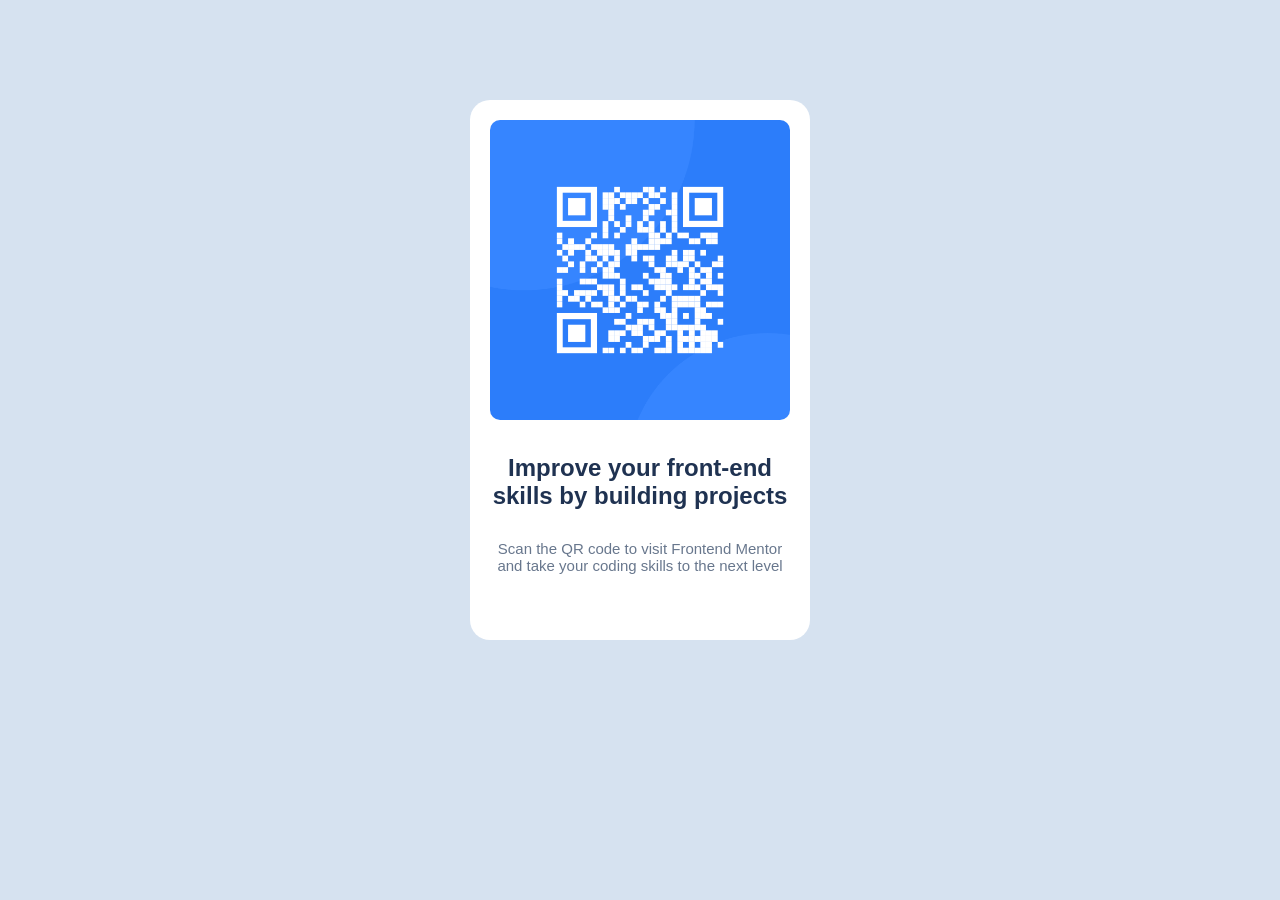
<file: qr-code-component-main/index.html>
<!doctype html>
<html lang="en">
  <head>
    <meta charset="UTF-8" />
    <meta name="viewport" content="width=device-width, initial-scale=1.0" />
    <!-- displays site properly based on user's device -->

    <link
      rel="icon"
      type="image/png"
      sizes="32x32"
      href="./images/favicon-32x32.png"
    />

    <title>Frontend Mentor | QR code component</title>

    <!-- Feel free to remove these styles or customise in your own stylesheet 👍 -->
    <style>
      .attribution {
        font-size: 0.6875rem;
        text-align: center;
      }
      .attribution a {
        color: hsl(228, 45%, 44%);
      }

      body {
        background-color: hsl(212, 45%, 89%);
      }

      .qr-card {
        margin-left: auto;
        margin-right: auto;
        margin-top: 100px;
        height: 500px;
        width: 300px;
        background-color: hsl(0, 0%, 100%);
        padding: 20px;
        border-radius: 20px;
        text-align: center;
      }

      img {
        width: 100%;
        border-radius: 10px;
      }

      h2,
      p {
        margin: 30px 0px 30px;
        font-family: Arial, Helvetica, sans-serif;
      }

      h2 {
        font-weight: 700;
        color: hsl(218, 44%, 22%);
      }

      p {
        font-weight: 400;
        color: hsl(216, 15%, 48%);
        font-size: 15px;
      }
    </style>
  </head>
  <body>
    <div class="qr-card">
      <img
        src="/qr-code-component-main/images/image-qr-code.png"
        alt="QR-code"
      />
      <h2>Improve your front-end skills by building projects</h2>

      <p>
        Scan the QR code to visit Frontend Mentor and take your coding skills to
        the next level
      </p>
    </div>
  </body>
</html>
</file>
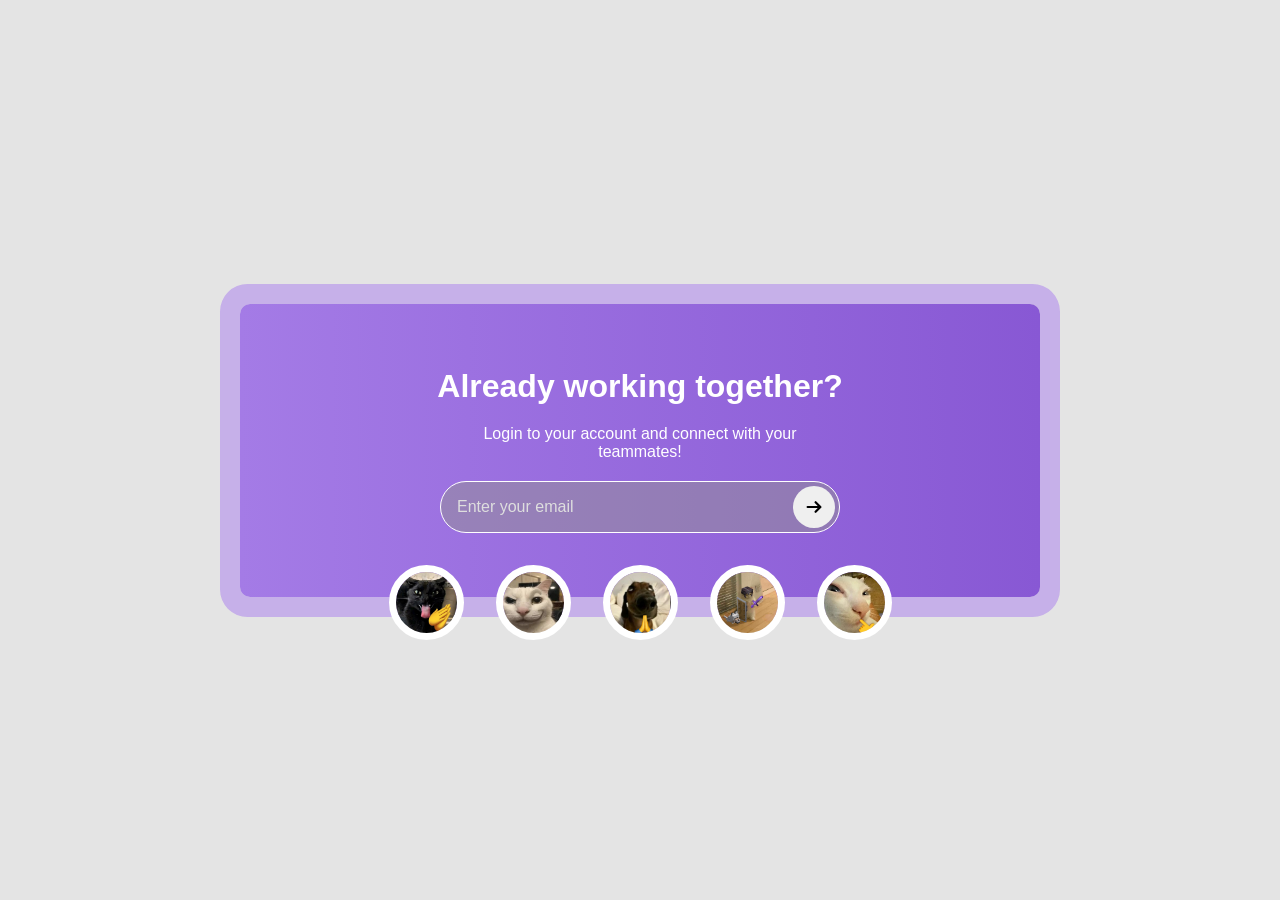
<file: Social-Login-Screen/index.html>
<!doctype html>
<html lang="en">
  <head>
    <title>Social Login Page</title>
    <link rel="stylesheet" href="/Social-Login-Screen/style.css" />
  </head>
  <body>
    <div class="login-card">
      <h1>Already working together?</h1>
      <p>Login to your account and connect with your teammates!</p>
      <form>
        <input
          type="email"
          id="email-input-box"
          placeholder="Enter your email"
        />
        <button id="arrow-btn">
          <svg
            xmlns="http://www.w3.org/2000/svg"
            xmlns:xlink="http://www.w3.org/1999/xlink"
            aria-hidden="true"
            role="img"
            width="16"
            height="16"
            viewBox="0 0 15 15"
          >
            <path
              fill="currentColor"
              d="M8.293 2.293a1 1 0 0 1 1.414 0l4.5 4.5a1 1 0 0 1 0 1.414l-4.5 4.5a1 1 0 0 1-1.414-1.414L11 8.5H1.5a1 1 0 0 1 0-2H11L8.293 3.707a1 1 0 0 1 0-1.414"
            ></path>
          </svg>
        </button>
      </form>
      <div id="image-wrapper">
        <img
          class="pfp-images"
          src="/image-resources/cat.jpg"
          alt="black-cat-pic"
        />
        <img
          class="pfp-images"
          src="/image-resources/chad-cat.jpg"
          alt="chad-cat-pic"
        />
        <img
          class="pfp-images"
          src="/image-resources/dog.jpg"
          alt="praying-dog"
        />
        <img
          class="pfp-images"
          src="/image-resources/mincreft-cat.jpg"
          alt="mincreft-cat"
        />
        <img
          class="pfp-images"
          src="/image-resources/shy-cat.jpg"
          alt="white-cat"
        />
      </div>
    </div>
  </body>
</html>
</file>
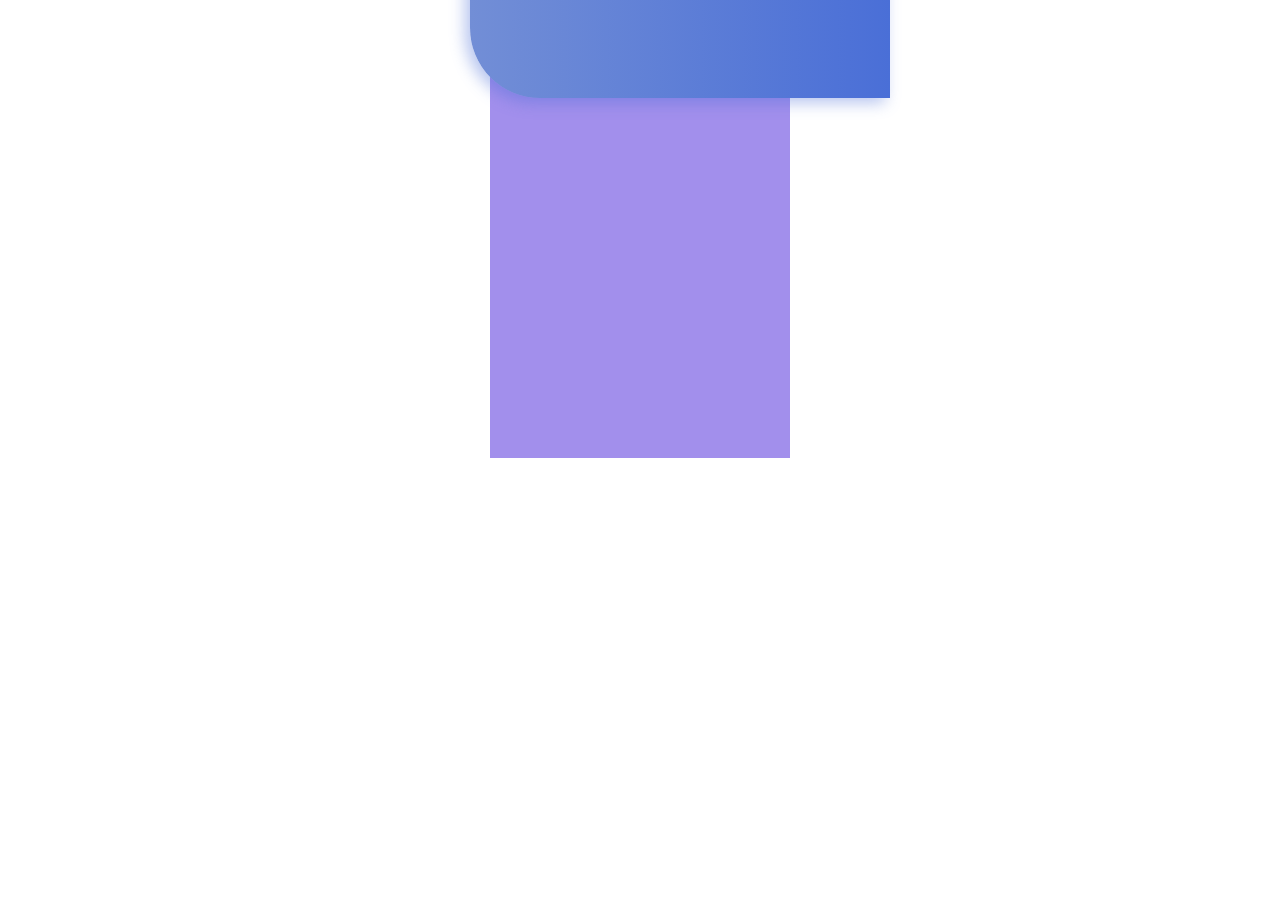
<file: test.html>
<!doctype html>
<html lang="en">
  <head>
    <meta charset="UTF-8" />
    <meta name="viewport" content="width=device-width, initial-scale=1.0" />
    <title>Document</title>
    <style>
      body {
        display: flex;
        justify-content: center;
        align-items: center;
      }

      .main {
        height: 450px;
        width: 300px;
        background-color: rgb(162, 143, 236);
      }

      .main .box {
        position: relative;
        padding: 50px 30px 40px 30px;
      }

      .box::before {
        content: "";
        position: absolute;
        background-color: aquamarine;
        inset: -100px -100px 0 -20px;
        background: linear-gradient(90deg, #728ed6 0%, #4a6fd7 100%);
        box-shadow: -5px 5px 15px 0px rgb(74, 111, 215, 0.4);
        border-bottom-left-radius: 70px;
      }
    </style>
  </head>
  <body>
    <div class="main">
      <div class="box"></div>
    </div>
  </body>
</html>
</file>
<file: Birthday-List/style.css>
*::before,
*::after,
* {
  margin: 0;
  padding: 0;
  box-sizing: border-box;
  font-family: "Poppins", sans-serif;
}

body {
  background-color: rgb(233, 129, 174);
  color: #1c2033;
}

main {
  display: flex;
  justify-content: center;
  align-items: center;
  height: 100vh;
}

.birthday-list-card {
  width: 300px;
  height: 500px;
  background-color: white;
  border-radius: 10px;
  box-shadow: 30px 30px 30px rgb(215, 94, 147);
}

.birthday-list-count {
  width: 100%;
  height: 16%;
  display: flex;
  align-items: center;
  position: relative;
}

.birthday-list-count h2 {
  margin-left: 20px;
  font-weight: lighter;
}

.birthday-list-count .icon::after {
  content: "";
  width: 15px;
  aspect-ratio: 1;
  border-radius: 50%;
  top: 25%;
  right: 7%;
  background-color: red;
  position: absolute;
  border: 2px solid black;
}

.birthday-list-count .icon {
  background-color: rgb(255, 255, 255);
  width: 40px;
  aspect-ratio: 1;
  border-radius: 50%;
  border: 2px solid black;
  display: flex;
  align-items: center;
  justify-content: center;
  margin-left: 20px;
}

.list-area {
  width: 100%;
  max-height: 68%;
  padding: 0px 20px;
  overflow: hidden;
}

.list-area.expanded {
  max-height: 68%;
  overflow-y: auto;
}

.list-area.list-area.expanded ul li .name-year {
  padding-left: 12px;
}

.list-area ul {
  list-style-type: none;
  padding: 20px 0px;
}

.list-area ul li {
  display: flex;
  justify-content: space-between;
  align-items: center;
  margin-bottom: 15px;
}

.list-area ul li img {
  width: 50px;
  border-radius: 50%;
  aspect-ratio: 1;
  box-shadow: 0px 0px 8px rgb(87, 87, 87);
}

.list-area ul li .name-year {
  width: 80%;
  height: 50px;
  display: flex;
  flex-direction: column;
  padding-left: 10px;
}

.list-area ul li .name-year p {
  width: 100%;
  height: 50%;
  display: flex;
  align-items: end;
}

.list-area ul li .name-year small {
  width: 100%;
  height: 50%;
  color: #6b6b6b;
  font-size: 12px;
  padding-top: 2px;
}

.btn-area {
  width: 100%;
  height: 16%;
  display: flex;
  justify-content: center;
  align-items: center;
  padding: 0px 20px;
}

.btn-area button {
  width: 100%;
  height: 50px;
  border: 2px solid black;
  border-radius: 5px;
  background-color: white;
}

.btn-area button:hover {
  cursor: pointer;
  background-color: rgb(226, 224, 224);
}

.btn-area button:active {
  background-color: #cfcfcf;
}

.btn-area button span {
  font-size: 15px;
}
</file>
<file: Cart-Item/style.css>
* {
  margin: 0%;
  padding: 0%;
  box-sizing: border-box;
}

body {
  display: flex;
  justify-content: center;
  align-items: center;
  font-family: "Poppins", Arial, Helvetica, sans-serif;
  height: 100vh;
  background-color: #f5fafb;
}

main {
  background-color: white;
  height: 515px;
  width: 800px;
  border-radius: 10px;
  box-shadow: 0 0 30px 1px rgb(152, 152, 152);
}

main .cart-item {
  display: flex;
  width: 100%;
  height: 100%;
  gap: 10px;
  padding: 40px 10px;
}

main .cart-item .image-side {
  height: 100%;
  width: 40%;
  display: flex;
  justify-content: center;
}

main .cart-item .info-side {
  height: 100%;
  width: 60%;
  padding: 0px 40px 0px 0px;
}

#tag {
  display: inline-block;
  background-color: rgb(33, 1, 72);
  color: white;
  padding: 5px 10px;
  border-radius: 50px;
  margin-bottom: 10px;
  font-size: x-small;
}

h2 {
  margin: 0;
}

#old-price {
  text-decoration: line-through;
  margin-top: 25px;
}

.add-to-cart-btn-area {
  display: flex;
  justify-content: center;
  margin: 25px 0px;
}

#add-to-cart-btn {
  width: 100%;
  padding: 1rem;
  background-color: #67bed9;
  border: 1px solid black;
  border-radius: 5px;
  box-shadow: 0 4px 0 #096da8;
  cursor: pointer;
}

#add-to-cart-btn:hover {
  transform: translateY(-1px);
  box-shadow: 0 5px 0 #096da8;
}

#add-to-cart-btn:active {
  transform: translateY(6px);
  box-shadow: 0 0px 0 #096da8;
  background-color: #56b3cf;
}

#small-ball {
  position: relative;
  padding-inline-start: 1.2em;
}

#small-ball::before {
  content: "";
  width: 10px;
  border-radius: 50%;
  aspect-ratio: 1;
  background-color: rgb(71, 255, 47);
  position: absolute;
  top: 50%;
  left: 0;
  transform: translateY(-50%);
}

.btn-area {
  display: flex;
  justify-content: center;
  align-items: center;
  padding: 0px 0px;
  gap: 10px;
  margin-top: 25px;
}

.btn-area button {
  width: 100%;
  justify-content: center;
  display: flex;
  align-items: center;
  padding: 1rem;
  border-radius: 5px;
  box-shadow: none;
  background-color: white;
  border: 1px solid black;
  gap: 5px;
  cursor: pointer;
}

.btn-area button:hover {
  background-color: rgb(227, 236, 247);
  border: 1px solid #44abcb;
}

.btn-area button:active {
  background-color: #b9d1df;
}

.image-area {
  width: 75%;
  height: 50%;
  border-radius: 5px;
}

img {
  width: 100%;
}
</file>
<file: Christmas-Promo/style.css>
*::after *::before,
* {
  margin: 0;
  padding: 0;
  box-sizing: border-box;
}

body {
  display: flex;
  justify-content: center;
  align-items: center;
  height: 100vh;
  font-family: sans-serif;
  background-color: rgb(225, 237, 245);
}

main {
  width: 300px;
  height: 350px;
  background-color: white;
  border-radius: 20px;
  padding: 20px 40px 40px 40px;
  text-align: center;
}

main #cancel-btn {
  display: flex;
  align-items: center;
  border: 2px solid black;
  border-radius: 50%;
  aspect-ratio: 1;
  margin-left: calc(100% - 10px);
  background-color: white;
}

main #cancel-btn:hover {
  background-color: rgb(240, 241, 241);
  cursor: pointer;
}

main #cancel-btn:active {
  background-color: rgb(216, 216, 216);
}

main img {
  width: 70px;
}

main h1 {
  margin: 25px 0px;
}

main p {
  color: rgb(65, 64, 64);
  margin: 25px 0px;
}

#offer-text {
  color: rgb(250, 184, 31);
  font-weight: 500;
}

#get-gift-btn {
  padding: 1rem 4rem;
  background-color: white;
  border: 2px solid black;
  border-radius: 5px;
  font-weight: 700;
}

#get-gift-btn:hover {
  cursor: pointer;
  background-color: rgb(236, 236, 237);
}
</file>
<file: Collections-List/style.css>
*::after,
*::before,
* {
  margin: 0;
  padding: 0;
  box-sizing: border-box;
  --primary-bg-color: #e8d8c9;
  --font-style: sans-serif;
}

body {
  display: flex;
  justify-content: center;
  align-items: center;
  height: 100vh;
  background-color: #e8d8c9;
  color: var(--primary-bg-color);
}

main {
  width: 70%;
  height: 500px;
  background-color: #415470;
  padding: 20px;
  border-radius: 10px;
  box-shadow: 5px 10px 10px rgb(142, 146, 179);
}

.collections-list-box .collection-category {
  display: flex;
  gap: 15px;
  padding: 10px 0px;
}

h1 {
  color: #e8d8c9;
}

.collection-category .category-btn {
  display: flex;
  justify-content: center;
  align-items: center;
  width: auto;
  padding: 0.3rem;
  border-radius: 5px;
  background-color: #de671d;
  font-family: var(--font-style);
  font-weight: bold;
  font-size: small;
}

.category-btn.active {
  background-color: #364760;
  border: 2px solid #de671d;
}

.collection-category .category-btn:hover {
  cursor: pointer;
  background-color: #cf5f19;
  user-select: none;
}

.category-btn.active:hover {
  background-color: #2a374b;
}

.collections-list-box .pics-area {
  margin-top: 24px;
  height: 77%;
}

.header-pic {
  width: 50px;
}

.small-photo-collection img {
  width: 50px;
}

.pics-area {
  display: flex;
  justify-content: space-between;
  align-items: center;
  padding: 20px 0px;
}

.pics-area .photo-collection {
  display: flex;
  flex-direction: column;
  justify-content: center;
  align-items: center;
  width: 30%;
  height: 100%;
  background-color: #4b607f;
  border-radius: 15px;
  padding: 15px;
}

.pics-area .photo-collection:hover {
  cursor: pointer;
  background-color: #2a374b;
  transition: 0.2s ease-in;
}

.photo-collection .image-area {
  width: 100%;
  height: 60%;
  display: flex;
  justify-content: center;
  align-items: center;
  overflow: hidden;
  border-radius: 10px;
}

.image-area img {
  width: 100%;
}

.image-area img:hover {
  transition: all 0.2s ease-in-out;
  cursor: pointer;
  scale: 105%;
}

.photo-collection .small-photo-collection {
  width: 100%;
  height: 40%;
  display: flex;
  justify-content: space-between;
  align-items: center;
  overflow: hidden;
}

.small-photo-collection img {
  width: 80px;
  height: 65px;
  border-radius: 5px;
}

.small-photo-collection img:hover {
  transition: all 0.2s ease-in-out;
  cursor: pointer;
  filter: brightness(80%);
}

.photo-collection .text-area {
  display: flex;
  width: 100%;
  height: 10%;
  justify-content: space-between;
  align-items: center;
}

.text-area .icon-img-count {
  display: flex;
  gap: 5px;
  justify-content: center;
  align-items: center;
}
</file>
<file: Friend-Request/style.css>
*::after,
*::before,
* {
  margin: 0;
  padding: 0;
  box-sizing: border-box;
  font-family: "Poppins", sans-serif;
}

body {
  background-color: rgb(246, 245, 245);
}

main {
  display: flex;
  justify-content: center;
  align-items: center;
  height: 100vh;
}

main .friend-request-card {
  width: 500px;
  height: 350px;
  border-radius: 5px;
  box-shadow: 0px 0px 20px rgb(111, 111, 111);
}

.top-header {
  display: flex;
  flex-direction: row;
  justify-content: space-between;
  align-items: center;
  height: 20%;
  margin: 20px 0px 0px 0px;
}

.top-header img {
  width: 40px;
  aspect-ratio: 1;
  border-radius: 50%;
  border: 3px solid rgb(236, 235, 235);
  margin-left: 30px;
  box-shadow: 0px 0px 10px rgb(111, 111, 111);
}

.top-header h2 {
  margin-right: 130px;
}

.top-header button {
  margin-right: 30px;
  border: none;
  background-color: transparent;
  padding: 0 1rem;
}

.view-all-btn p {
  font-size: 14px;
}

.view-all-btn:hover {
  cursor: pointer;
}

.view-all-btn:hover p {
  text-decoration: underline;
  color: rgb(57, 57, 57);
}

.view-all-btn::after {
  content: " ";
  width: 10px;
  height: 10px;
  background-color: aquamarine;
  top: 0;
  left: 50%;
}

hr {
  width: 90%;
  margin-left: 5%;
}

.request-list-area {
  height: 80%;
}

.request-list-area ul {
  list-style-type: none;
}

.request-list-area ul li {
  display: flex;
  justify-content: space-between;
  align-items: center;
  margin: 20px 0px;
}

.request-list-area ul li img {
  width: 50px;
  aspect-ratio: 1;
  border-radius: 50%;
  margin-left: 30px;
}

.profile-name {
  width: 100%;
  padding-left: 20px;
}

.profile-name p {
  font-size: 1rem;
  font-weight: bold;
  margin: 2px 0px;
}

.request-accept-btn {
  margin-right: 30px;
  padding: 10px 20px;
  border: 2px solid rgb(0, 166, 255);
  border-radius: 5px;
  background-color: white;
}

.request-accept-btn:hover {
  cursor: pointer;
  background-color: rgb(210, 230, 241);
}

.request-accept-btn:active {
  background-color: rgb(0, 166, 255);
  color: white;
}
</file>
<file: Mobile-Menu/style.css>
* {
  margin: 0;
  box-sizing: border-box;
  font-family: Arial, Helvetica, sans-serif;
}

body {
  display: flex;
  justify-content: center;
  align-items: center;
  background-image: url(/image-resources/chinese-new-year-background.jpg);
  background-size: cover;
  background-repeat: no-repeat;
  height: 100vh;
}

.main-menu {
  background-color: antiquewhite;
  width: 100%;
  max-width: 300px;
  border-radius: 10px;
  box-shadow: 1px 1px 5px rgb(33, 33, 33);
}

.main-menu .personal-info {
  display: flex;
  height: 100px;
  margin-bottom: 20px;
  background: linear-gradient(90deg, rgb(239, 80, 36), rgb(248, 36, 36));
  border-radius: 10px 10px 0px 30px;
}

.main-menu .personal-info #pfp {
  display: flex;
  justify-content: center;
  align-items: center;
  width: 40%;
  height: 100%;
}

.main-menu .personal-info #pfp #cat-pfp {
  width: 64px;
  border-radius: 50%;
  border: 5px solid white;
}

.main-menu .personal-info #info {
  display: flex;
  justify-content: center;
  align-items: center;
  flex-direction: column;
  width: 60%;
  height: 100%;
}

.main-menu .personal-info #info p {
  width: 100%;
  font-weight: normal;
  color: white;
}

.info-text-1 {
  font-size: 1rem;
}

.info-text-2 {
  font-size: 0.8rem;
  margin-top: 1%;
}

.btn {
  display: flex;
  justify-content: center;
  align-items: center;
  padding: 10px 0px;
}

button {
  display: flex;
  align-items: center;
  border: none;
  padding: 1rem;
  gap: 5px;
  color: white;
  background: linear-gradient(90deg, rgb(239, 80, 36), rgb(248, 36, 36));
  border-radius: 5px;
}

.btn button svg {
  padding: 0;
  margin: 0;
}

.btn button:hover {
  cursor: pointer;
}

.content-container {
  margin: 10px 0px;
  text-align: center;
}

.items {
  display: flex;
  align-items: center;
  padding: 15px 20px;
  gap: 20px;
  color: rgb(52, 52, 52);
}

.items p {
  font-size: 15px;
  font-weight: 100;
  color: rgb(52, 52, 52);
}

.items:hover {
  background-color: rgb(235, 237, 237);
  border-left: 6px solid rgb(247, 70, 26);
  color: rgb(247, 70, 26) !important;
}
</file>
<file: Password-Field/style.css>
*::after,
*::before,
* {
  margin: 0;
  padding: 0;
  box-sizing: border-box;
}

:root {
  --primary-color: #384358;
  --font-family: "Arimo", sans-serif;
}

body {
  display: flex;
  justify-content: center;
  align-items: center;
  background-color: #f0f8ff;
  height: 100vh;
  color: var(--primary-color);
  font-family: var(--font-family);
}

main {
  width: 400px;
  height: 400px;
  background-color: #fcfcf7;
  border-radius: 10px;
  box-shadow: 0px 0px 20px #c9d0d5;
  display: flex;
  flex-direction: column;
  align-items: center;
  justify-content: center;
  padding: 50px;
}

h1 {
  width: 100%;
  font-size: 27px;
}

.profile-area {
  display: flex;
  flex-direction: row;
  align-items: center;
  width: 100%;
}

.profile-area img {
  width: 50px;
  aspect-ratio: 1;
  border-radius: 50%;
}

.profile-area .info {
  display: flex;
  flex-direction: column;
  justify-content: center;
  width: 80%;
  height: 100%;
  margin-left: 10px;
}

.profile-area .info .name {
  color: #5a7389;
}

.password-field {
  width: 100%;
  outline: none;
  border: 2px solid var(--primary-color);
  border-radius: 5px;
  font-size: 15px;
  padding: 1rem;
  color: var(--primary-color);
}

.password-field::placeholder {
  color: #5a7389;
  opacity: 0.8;
}

.btns-area {
  display: flex;
  flex-direction: row;
  align-items: center;
  gap: 10px;
  width: 100%;
  height: 50px;
}

.btns-area button {
  padding: 0.7rem;
  font-size: 13px;
  border: none;
  background-color: var(--primary-color);
  color: white;
  border-radius: 5px;
  margin-left: 90px;
}

a {
  display: block;
  width: 100%;
  font-size: 15px;
  color: var(--primary-color);
}
</file>
<file: Pricing-Table/style.css>
*::after,
*::before,
* {
  margin: 0;
  padding: 0;
  box-sizing: border-box;
}

:root {
  --primary-text-color: #15153c;
  --faid-text-color: #3a385c;
  --font-family: "Lato", sans-serif;
}

body {
  background-color: #fcfcf7;
  height: 100vh;
  display: flex;
  justify-content: center;
  align-items: center;
  filter: blur(80%);
  color: var(--primary-text-color);
  font-family: var(--font-family);
}

.background-elements {
  display: flex;
  justify-content: center;
  align-items: center;
  flex-direction: column;
  z-index: 1;
  height: 100%;
  width: 100%;
}

.background-elements .top-row {
  display: flex;
  justify-content: space-between;
  align-items: center;
  width: 80%;
  height: 45%;
  padding: 0px 50px 0px 150px;
  filter: blur(70px);
}

.background-elements .bottom-row {
  display: flex;
  justify-content: space-between;
  align-items: center;
  width: 80%;
  height: 45%;
  padding: 0px 100px 0px 50px;
  filter: blur(70px);
}

.background-elements .pink-ball {
  height: 90%;
  aspect-ratio: 1;
  background-color: #d58a94;
  border-radius: 50%;
}

.background-elements .blue-ball {
  height: 90%;
  aspect-ratio: 1;
  background-color: #89cff0;
  border-radius: 50%;
}
.background-elements .yellow-ball {
  height: 90%;
  aspect-ratio: 1;
  background-color: #eea449;
  border-radius: 50%;
}
.background-elements .blank {
  height: 90%;
  aspect-ratio: 1;
  border-radius: 50%;
}

main {
  display: flex;
  position: absolute;
  justify-content: center;
  align-items: center;
  width: 65%;
  height: 55%;
  background-color: rgb(245, 248, 255, 0.9);
  box-shadow: 0px 0px 15px rgb(191, 191, 191);
  z-index: 2;
  border: 20px solid white;
  border-radius: 10px;
  padding: 30px 30px;
  gap: 40px;
}

main .monthly-plan {
  width: 30%;
  height: 100%;
}

h1 {
  font-size: 30px;
}

h2 {
  font:
    700 3.5rem "Lato",
    sans-serif;
  margin: 0;
  padding: 20px 0px 0px 0px;
}

.dollar-sign {
  font-size: 2.3rem;
  font-weight: 600;
}

main .plan-description {
  color: var(--faid-text-color);
  font-size: small;
}

main .best-suited-for {
  padding: 40px 0px;
  font:
    normal 1.2rem "Lato",
    sans-serif;
}

main .action-btn {
  padding: 1rem;
  border-radius: 10px;
  border: none;
  font-size: 1rem;
  font-weight: 500;
}

main .action-btn:hover {
  cursor: pointer;
}

main .action-btn.free {
  background-color: #d58a94;
}

main .action-btn.free:hover {
  background-color: #d27884;
}

main .action-btn.free:active {
  background-color: #ce6b78;
}

main .action-btn.standard {
  background-color: #89cff0;
}

main .action-btn.standard:hover {
  background-color: #75c8ee;
}

main .action-btn.standard:active {
  background-color: #64b3d7;
}

main .action-btn.premium {
  background-color: #eea449;
}

main .action-btn.premium:hover {
  background-color: #ea9d3f;
}

main .action-btn.premium:active {
  background-color: #dd9033;
}
</file>
<file: Profile-Header/style.css>
*::after,
*::before,
* {
  margin: 0;
  padding: 0;
  box-sizing: border-box;
}

body {
  display: flex;
  justify-content: center;
  align-items: center;
  height: 100vh;
  background-color: #d7d7d7;
  font-family: sans-serif;
}

main {
  display: flex;
  width: 700px;
  height: 300px;
  background-color: rgb(255, 255, 255);
  border-radius: 10px;
  padding: 20px;
  box-shadow: 0px 0px 10px rgb(156, 156, 156);
}

.profile-bio {
  width: 50%;
  border-right: 2px solid rgb(132, 131, 131);
  padding: 10px 0px;
}

.profile-bio img {
  width: 80px;
  border-radius: 50%;
  aspect-ratio: 1;
}

.profile-bio small {
  color: rgb(57, 64, 75);
}

.profile-bio p {
  margin: 10px 0px;
  color: rgb(50, 58, 70);
}

.social-links {
  display: flex;
  justify-content: left;
  align-items: center;
  margin-right: 20px;
  height: 50px;
}

.social-links .social-links-icon {
  display: flex;
  align-items: center;
  margin-right: 10px;
  padding: 10px;
  border-radius: 50%;
  background-color: white;
  user-select: none;
}

.social-links .social-links-icon:hover {
  cursor: pointer;
  background-color: rgb(213, 211, 211);
}

.social-links .social-links-icon:active {
  background-color: rgb(194, 192, 192);
}

.profile-stats {
  width: 50%;
  padding: 10px 0px;
}

.profile-stats .stats-for-organization {
  display: flex;
  margin-top: 20%;
}

.profile-stats .stats-for-organization p {
  width: 95%;
  padding-left: 20px;
}
.stats-for-organization svg:hover {
  cursor: pointer;
}

.progress-bar {
  width: calc(100% - 20px);
  height: 10px;
  margin-left: 20px;
  margin-top: 5px;
  background-color: rgb(176, 176, 176);
  border-radius: 10px;
}

.progress-bar::after {
  content: "";
  width: 15%;
  height: 10px;
  border-radius: 20px;
  background-color: rgb(10, 67, 159);
  position: absolute;
}

.profile-stats .follower-count {
  width: 28%;
  margin-top: 61px;
  margin-left: 72%;
}

.profile-stats button {
  margin-left: 57%;
  margin-top: 5px;
  padding: 1rem 3rem;
  background-color: white;
  border: 3px solid rgb(10, 67, 159);
  color: rgb(10, 67, 159);
  border-radius: 5px;
  font-weight: 700;
}

.profile-stats button:hover {
  cursor: pointer;
  color: white;
  background-color: rgb(10, 67, 159);
}

.profile-stats button:active {
  border: 3px solid rgb(10, 55, 128);
  background-color: rgb(10, 55, 128);
}

.profile-stats .follow-btn.added {
  background-color: rgb(10, 67, 159);
  color: white;
  padding: 1rem 2.6rem;
  border-right: 2px solid rgb(10, 67, 159);
}

.profile-stats .follow-btn.added:active {
  background-color: rgb(8, 43, 99);
}
</file>
<file: Social-Login-Screen/style.css>
* {
  margin: 0;
  box-sizing: border-box;
}

body {
  display: flex;
  justify-content: center;
  align-items: center;
  min-height: 100vh;
  margin: 0;
  background-color: #e4e4e4;
  font-family: Arial, Helvetica, sans-serif;
}

.login-card {
  position: relative;
  background: linear-gradient(90deg, #a47be6, #8858d4);
  max-width: 800px;
  width: 100%;
  text-align: center;
  border-radius: 10px;
  box-shadow: 0 0 0 20px #c6b0e9;
  color: white;
  padding: 4rem 0;
}

p,
form {
  margin: 20px 0 0;
}

p {
  display: inline-block;
  width: 400px;
}

form {
  display: inline-block;
  position: relative;
  width: 100%;
  max-width: 400px;
}

input {
  padding: 1rem;
  width: 100%;
  border: 1px solid white;
  border-radius: 50px;
  background-color: rgba(148, 146, 146, 0.5);
  color: rgb(255, 255, 255);
  font-size: 1rem;
}

input::placeholder {
  color: rgb(222, 222, 222);
}

button {
  position: absolute;
  top: 5px;
  right: 5px;
  height: calc(100% - 10px);
  border-radius: 50%;
  aspect-ratio: 1;
  margin: 0%;
  border: none;
  display: flex;
  justify-content: center;
  align-items: center;
}

button:hover {
  background-color: #8858d4;
  color: antiquewhite;
}

button:active {
  background-color: #939393;
}

#image-wrapper {
  display: flex;
  position: absolute;
  bottom: -15%;
  width: 100%;
  justify-content: center;
  margin-left: 0;
}

img {
  margin: 0 1rem;
  width: 75px;
  border-radius: 50%;
  aspect-ratio: 1;
  border: 7px solid white;
}
</file>
